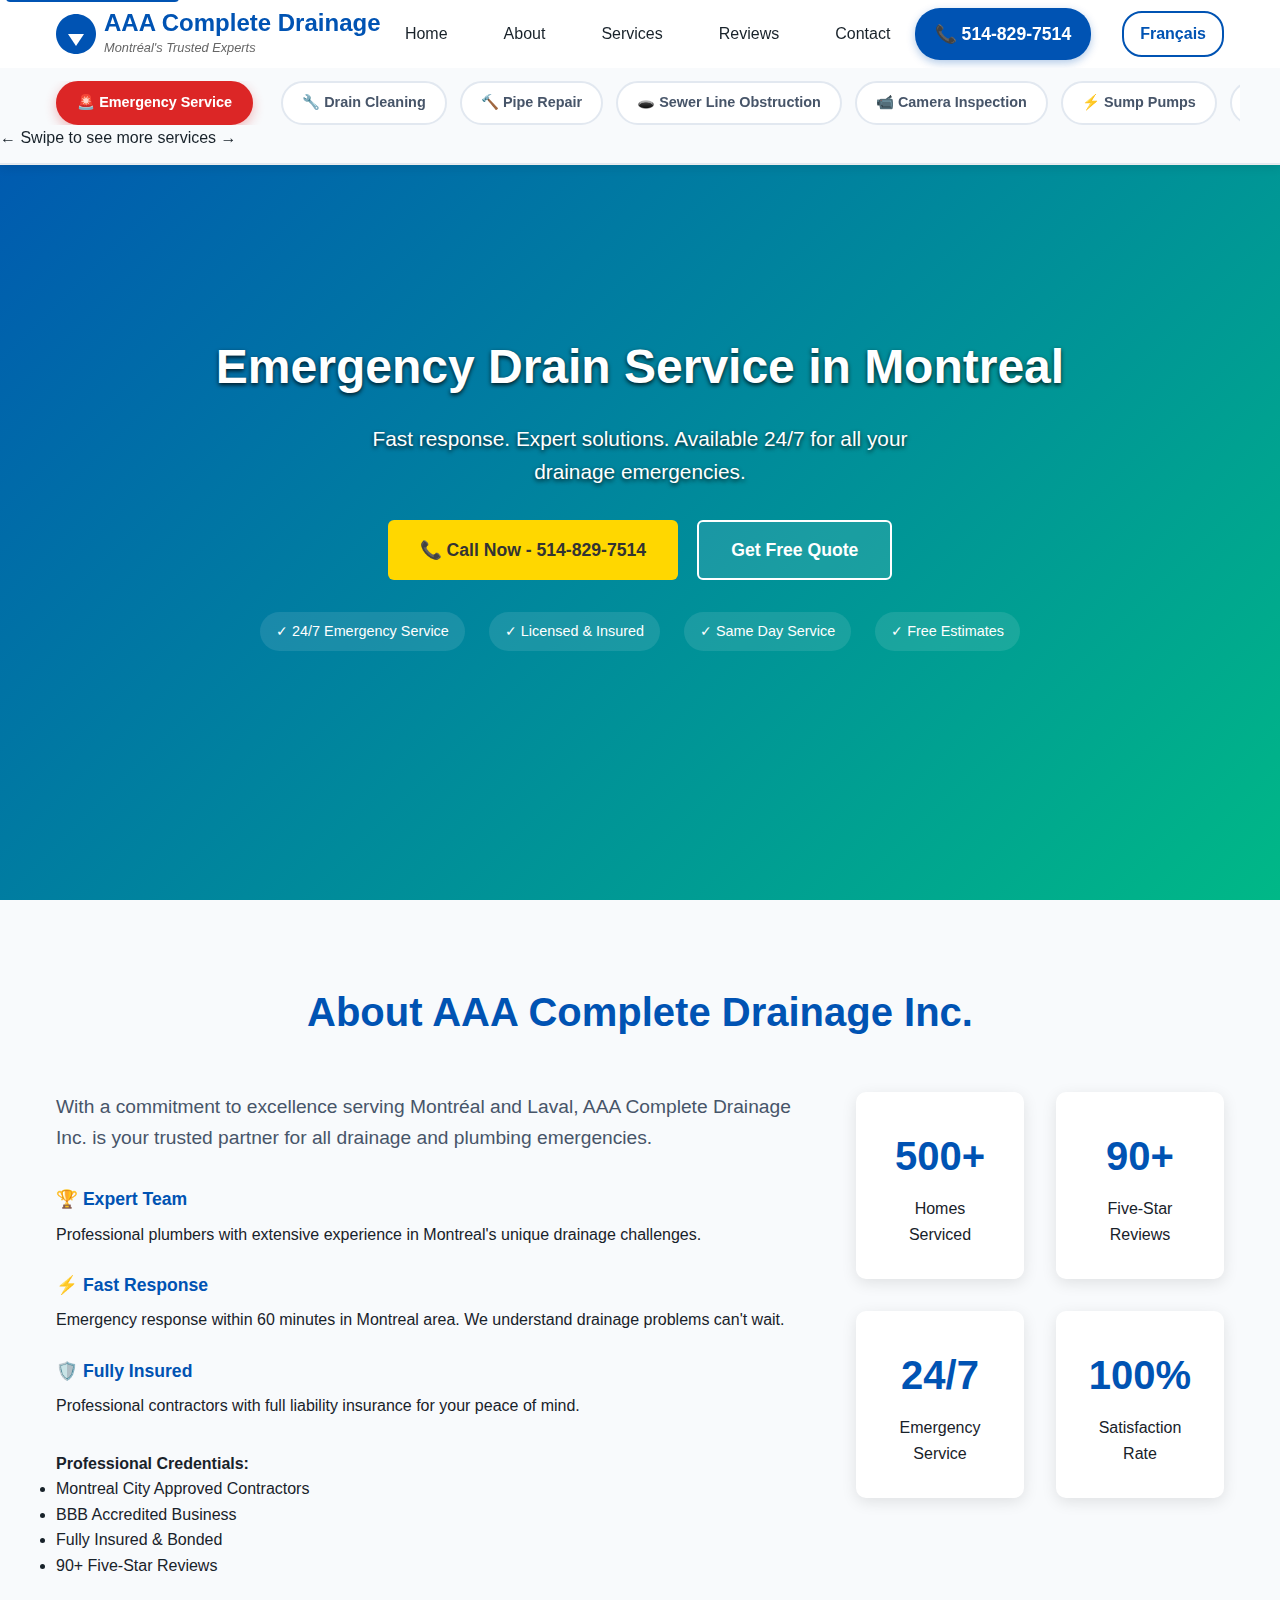
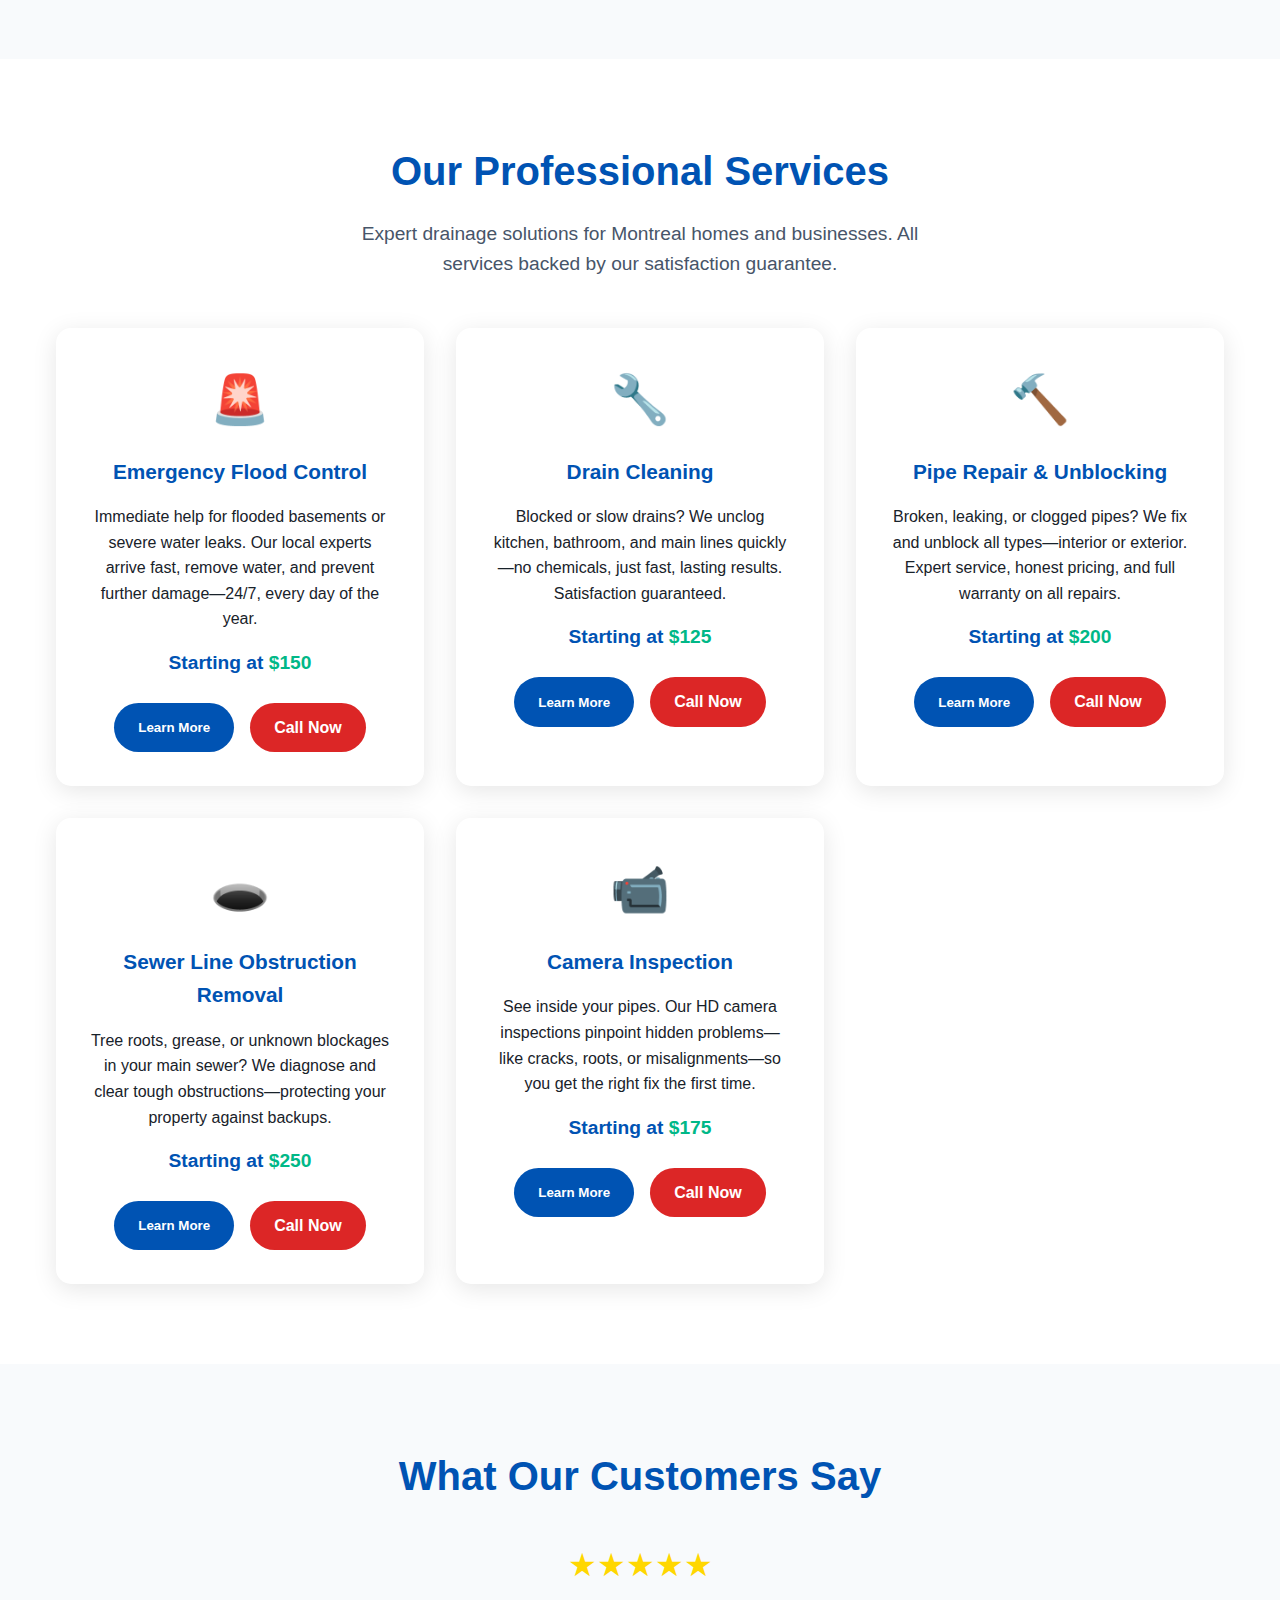
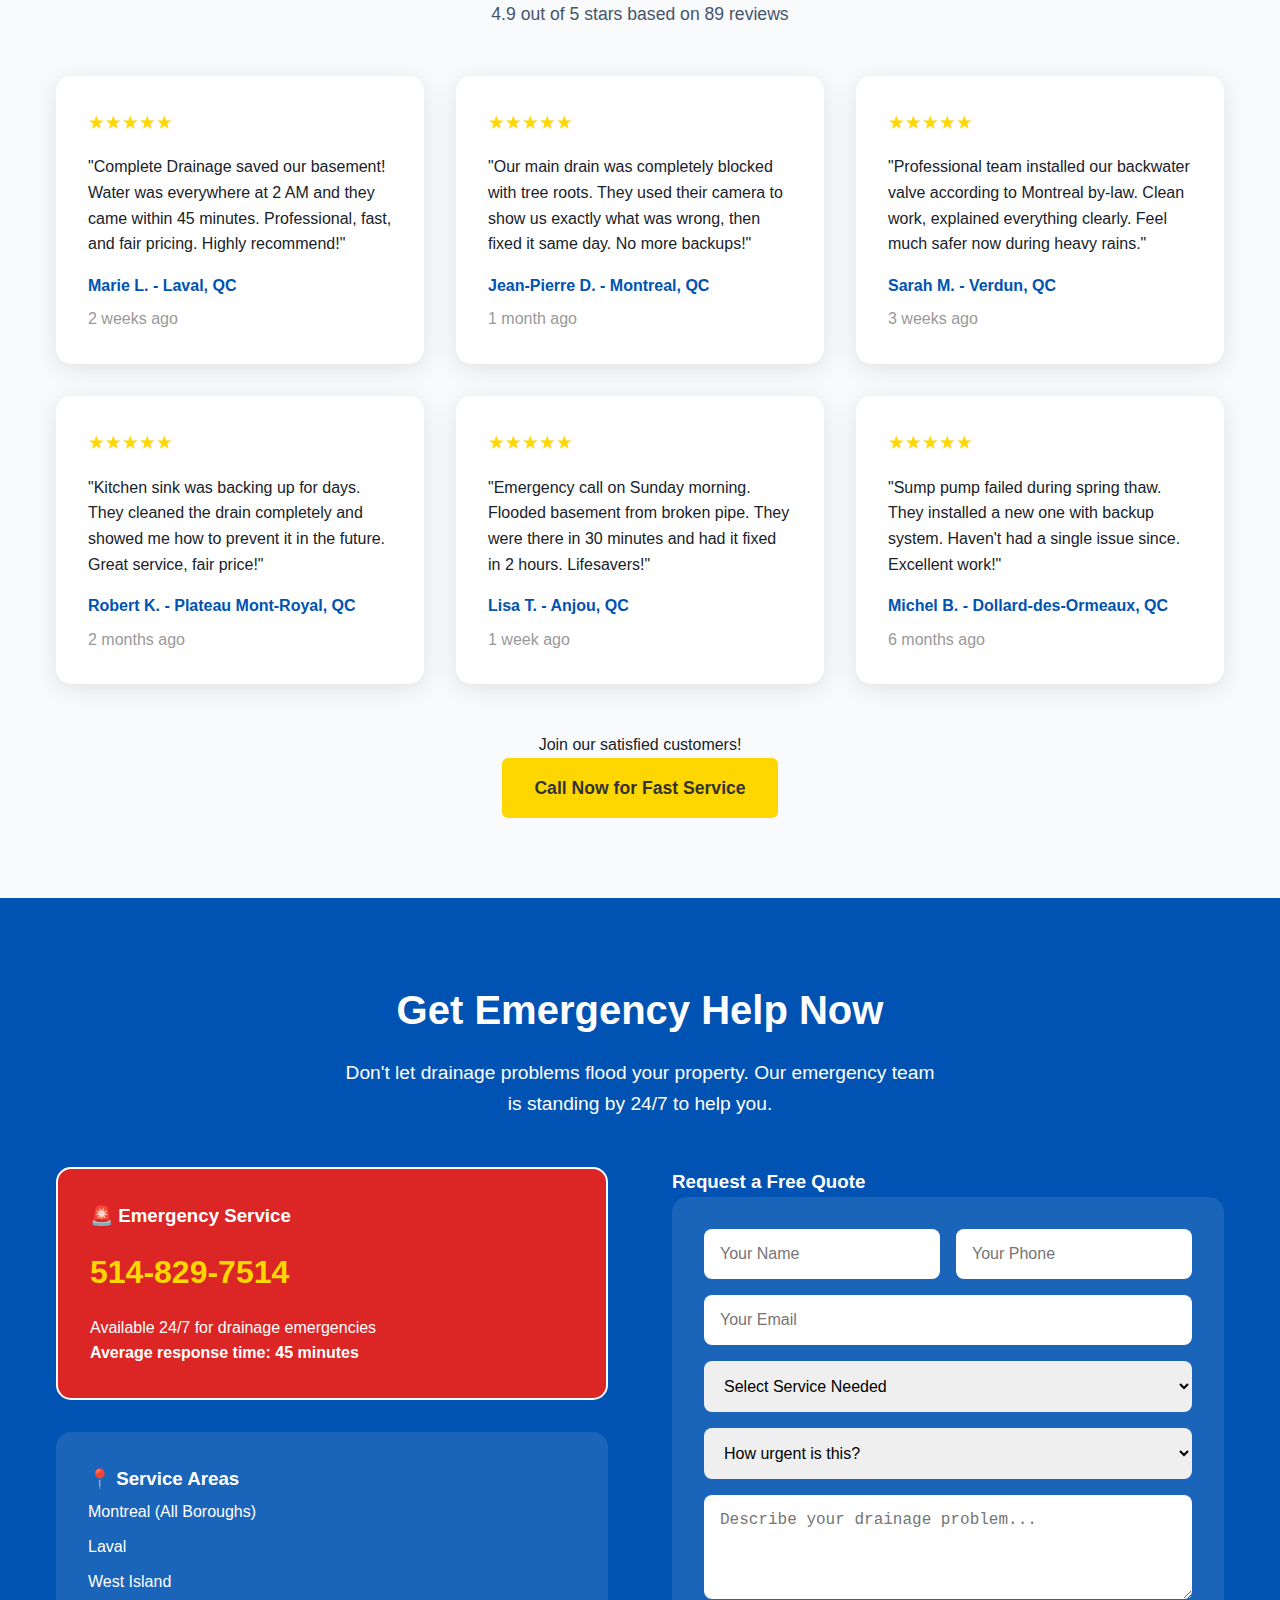
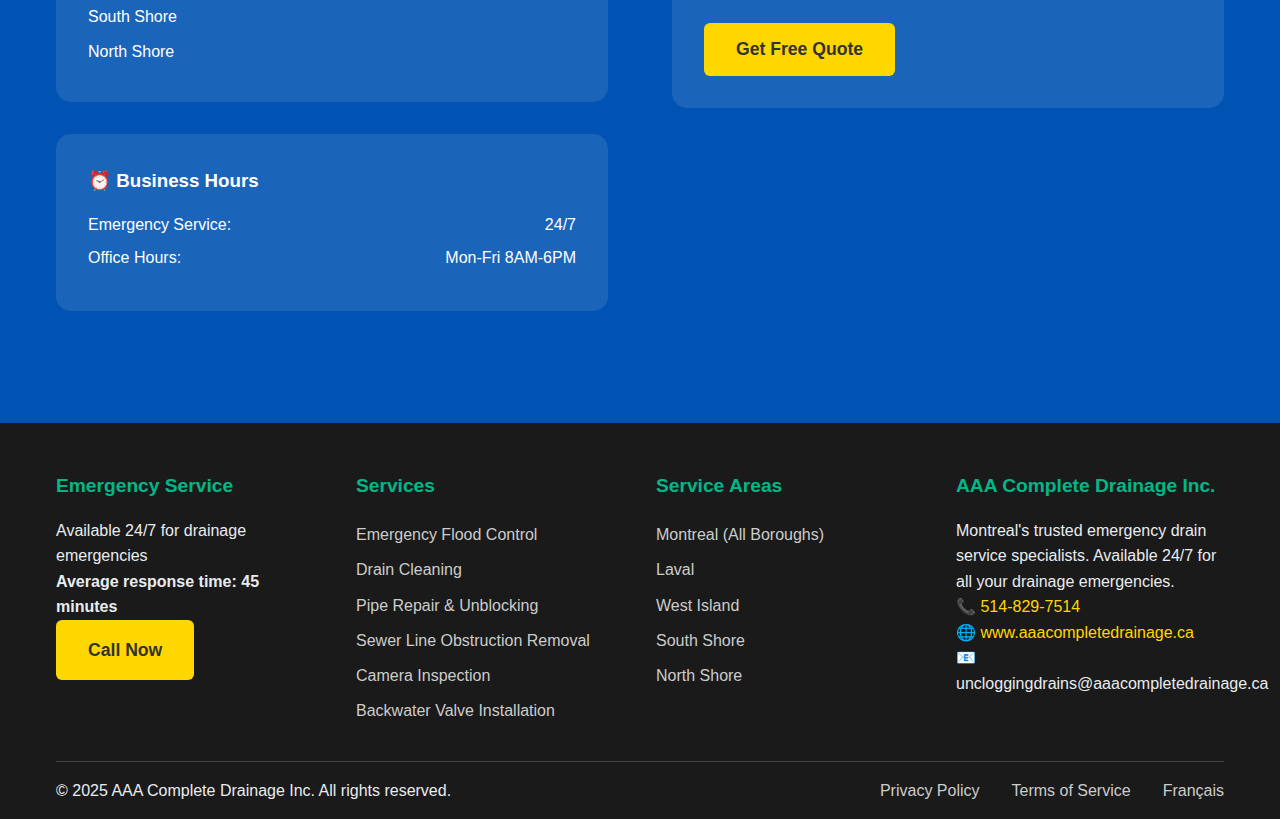
<file: index.html>
<!DOCTYPE html>
<html lang="en-CA">
<head>
    <meta charset="UTF-8">
    <meta name="viewport" content="width=device-width, initial-scale=1.0, maximum-scale=5.0, user-scalable=yes">
    <title>Emergency Drain Service Montréal | AAA Complete Drainage Inc. | 24/7 Fast Response</title>
    <meta name="description" content="Emergency drain service Montréal - AAA Complete Drainage Inc. Expert drain cleaning, pipe repair & flood control. 24/7 availability. Call 514-829-7514 for rapid response.">
    
    <!-- SEO Meta Tags -->
    <meta name="keywords" content="emergency drain service Montréal, emergency drain service Montreal, drain cleaning Montréal, AAA Complete Drainage, emergency plumber Montreal, sewer repair, backwater valve installation, flood control Montreal, pipe repair Laval">
    <meta name="author" content="AAA Complete Drainage Inc.">
    <meta name="robots" content="index, follow">
    <meta name="googlebot" content="index, follow">
    <meta name="theme-color" content="#0053b3">
    <meta name="msapplication-TileColor" content="#0053b3">
    <meta name="application-name" content="AAA Complete Drainage Inc.">
    
    <!-- Canonical URL -->
    <link rel="canonical" href="https://www.aaacompletedrainage.ca/">
    
    <!-- Critical Resource Preloads for Performance -->
    <link rel="preload" href="critical.css" as="style" fetchpriority="high">
    <link rel="preload" href="style-ultra-min.css" as="style" fetchpriority="low">
    <link rel="preload" href="script-original.js" as="script" fetchpriority="low">
    
    <!-- Load critical CSS immediately -->
    <link rel="stylesheet" href="critical.css" fetchpriority="high">
    
    <!-- Load full CSS asynchronously -->
    <link rel="preload" href="style-ultra-min.css" as="style" onload="this.onload=null;this.rel='stylesheet'">
    <noscript><link rel="stylesheet" href="style-ultra-min.css"></noscript>
    
    <!-- DNS Prefetch for external domains -->
    <link rel="dns-prefetch" href="//fonts.gstatic.com">
    <link rel="dns-prefetch" href="//www.google.com">
    <link rel="dns-prefetch" href="//schema.org">
    
    <!-- Preconnect to critical third parties -->
    <link rel="preconnect" href="https://fonts.gstatic.com" crossorigin>
    
    <!-- Prefetch likely next pages -->
    <link rel="prefetch" href="fr/">
    <link rel="prefetch" href="script-original.js">
    
    <!-- Resource hints for better performance -->
    <meta http-equiv="x-dns-prefetch-control" content="on">
    
    <!-- Hreflang for language targeting -->
    <link rel="alternate" hreflang="en-ca" href="https://www.aaacompletedrainage.ca/">
    <link rel="alternate" hreflang="fr-ca" href="https://www.aaacompletedrainage.ca/fr/">
    
    <!-- Open Graph for Social Media -->
    <meta property="og:title" content="Emergency Drain Service Montréal | AAA Complete Drainage Inc.">
    <meta property="og:description" content="Emergency drain service Montréal - 24/7 expert solutions by AAA Complete Drainage Inc. Fast response, professional service. Call 514-829-7514 now!">
    <meta property="og:type" content="website">
    <meta property="og:url" content="https://www.aaacompletedrainage.ca/">
    <meta property="og:image" content="https://www.aaacompletedrainage.ca/images/emergency-drain-service-montreal.jpg">
    <meta property="og:locale" content="en_CA">
    
    <!-- Twitter Card -->
    <meta name="twitter:card" content="summary_large_image">
    <meta name="twitter:title" content="Emergency Drain Service Montréal | AAA Complete Drainage Inc.">
    <meta name="twitter:description" content="Emergency drain service Montréal - 24/7 expert solutions by AAA Complete Drainage Inc. Fast response, professional service. Call 514-829-7514 now!">
    <meta name="twitter:image" content="https://www.aaacompletedrainage.ca/images/emergency-drain-service-montreal.jpg">
    
    <!-- LocalBusiness Schema Markup -->
    <script type="application/ld+json">
    {
      "@context": "https://schema.org",
      "@type": "LocalBusiness",
      "@id": "https://www.aaacompletedrainage.ca/#business",
      "name": "AAA Complete Drainage Inc.",
      "alternateName": "AAA Complete Drainage",
      "description": "Professional emergency drain cleaning and plumbing services in Montréal and Laval. Available 24/7 for all drainage emergencies.",
      "url": "https://www.aaacompletedrainage.ca",
      "telephone": "+15148297514",
      "email": "uncloggingdrains@aaacompletedrainage.ca",
      "address": {
        "@type": "PostalAddress",
        "addressLocality": "Montreal",
        "addressRegion": "Quebec",
        "addressCountry": "CA"
      },
      "geo": {
        "@type": "GeoCoordinates",
        "latitude": 45.5017,
        "longitude": -73.5673
      },
      "areaServed": [
        {
          "@type": "City",
          "name": "Montréal",
          "addressRegion": "Quebec",
          "addressCountry": "CA"
        },
        {
          "@type": "City", 
          "name": "Laval",
          "addressRegion": "Quebec",
          "addressCountry": "CA"
        }
      ],
      "serviceType": ["Emergency Drain Cleaning", "Pipe Repair", "Sewer Line Obstruction Removal", "Backwater Valve Installation", "Camera Inspection", "Flood Control"],
      "priceRange": "$450-$1000",
      "openingHours": "Mo-Su 00:00-23:59",
      "paymentAccepted": ["Cash", "Credit Card", "Debit Card"],
      "currenciesAccepted": "CAD",
      "aggregateRating": {
        "@type": "AggregateRating",
        "ratingValue": "4.9",
        "reviewCount": "90",
        "bestRating": "5",
        "worstRating": "1"
      }
    }
    </script>
    
    <!-- Critical CSS inlined for fastest render -->
    <style>
    /* Critical Reset and Base Styles */
    *{margin:0;padding:0;box-sizing:border-box}
    body{font-family:'Segoe UI',-apple-system,BlinkMacSystemFont,'Roboto','Helvetica Neue',Arial,sans-serif;font-size:16px;line-height:1.6;color:#18222a;overflow-x:hidden}
    
    /* Critical Header Styles */
    header{background:#fff;border-bottom:1px solid #ececec;position:fixed;width:100%;top:0;z-index:1000;box-shadow:0 2px 10px rgba(0,0,0,0.1)}
    .header-container{display:flex;align-items:center;justify-content:space-between;max-width:1200px;margin:0 auto;padding:0.5rem 1rem;width:100%;box-sizing:border-box}
    .header-right{display:flex;align-items:center;gap:1rem;flex-shrink:0}
    .logo .logo-container{display:flex;align-items:center;gap:0.5rem}
    .logo .logo-text{display:flex;flex-direction:column}
    .logo .company-name{font-size:1.5rem;font-weight:bold;color:#0053b3;line-height:1.2}
    .logo .tagline{font-size:0.8rem;color:#666;font-style:italic}
    .nav-links{display:flex;list-style:none;gap:2rem}
    .nav-links a{color:#18222a;text-decoration:none;font-weight:500;font-size:1rem;padding:0.5rem 0.75rem;border-radius:6px;transition:background 0.2s}
    .nav-links a:hover{background:#f0f4fa}
    .phone-header{background:#0053b3;color:white;font-size:1.1rem;font-weight:700;text-decoration:none;padding:0.75rem 1.25rem;border:none;border-radius:25px;transition:all 0.3s ease;box-shadow:0 3px 8px rgba(0,83,179,0.3);display:inline-flex;align-items:center;gap:0.5rem;white-space:nowrap;min-height:44px;min-width:44px}
    .phone-header:hover{background:#003d8a;transform:translateY(-1px);box-shadow:0 5px 12px rgba(0,83,179,0.4)}
    .language-switcher{color:#0053b3;text-decoration:none;font-weight:600;padding:8px 16px;border-radius:20px;border:2px solid #0053b3;transition:all 0.3s ease;margin-left:15px}
    .language-switcher:hover{background:#0053b3;color:white}
    
    /* Critical Services Bar */
    .services-scrollbar{background:#f8fafc;border-bottom:1px solid #e2e8f0;padding:0.8rem 0;position:relative}
    .services-scroll-container{display:flex;gap:0.8rem;padding:0 1rem;overflow-x:auto;scroll-behavior:smooth;scrollbar-width:none;-ms-overflow-style:none;max-width:1200px;margin:0 auto}
    .service-pill{flex-shrink:0;background:white;border:2px solid #e2e8f0;color:#475569;padding:0.6rem 1.2rem;border-radius:50px;font-size:0.9rem;font-weight:600;cursor:pointer;transition:all 0.3s ease;white-space:nowrap;text-decoration:none;min-height:44px;min-width:44px}
    .service-pill.emergency-service{background:#dc2626;color:white;border-color:#dc2626;font-weight:700;box-shadow:0 4px 12px rgba(220,38,38,0.3);margin-right:15px;flex-shrink:0}
    
    /* Critical Hero Styles */
    .hero{background:linear-gradient(135deg,#0053b3 0%,#00b887 100%);color:white;padding:160px 2rem 80px;text-align:center;min-height:100vh;display:flex;align-items:center;justify-content:center}
    .hero-content h1{font-size:3rem;margin-bottom:1rem;color:#ffffff;text-shadow:0 2px 4px rgba(0,0,0,0.8)}
    .hero-content p{font-size:1.3rem;margin-bottom:2rem;max-width:600px;margin-left:auto;margin-right:auto;color:#ffffff;text-shadow:0 2px 4px rgba(0,0,0,0.8)}
    .hero-buttons{display:flex;gap:1.2rem;justify-content:center;flex-wrap:wrap;margin-bottom:2rem}
    .btn-primary{background:#ffd700;color:#333;padding:1rem 2rem;border-radius:6px;font-size:1.1rem;font-weight:700;border:none;cursor:pointer;transition:all 0.3s ease;text-decoration:none;display:inline-block;min-height:44px;min-width:44px}
    .btn-secondary{background:rgba(255,255,255,0.1);color:white;border:2px solid white;padding:1rem 2rem;border-radius:6px;font-size:1.1rem;font-weight:700;cursor:pointer;transition:all 0.3s ease;text-decoration:none;display:inline-block;min-height:44px;min-width:44px}
    .hero-features{display:flex;gap:1.5rem;justify-content:center;flex-wrap:wrap}
    .feature{background:rgba(255,255,255,0.1);padding:0.5rem 1rem;border-radius:20px;font-size:0.9rem;font-weight:500}
    
    /* Skip Link */
    .skip-link{position:absolute;top:-40px;left:6px;background:#0053b3;color:white;padding:8px;z-index:10000;text-decoration:none;border-radius:0 0 4px 4px;font-weight:bold;transition:top 0.3s ease}
    .skip-link:focus{top:0}
    
    /* Focus Accessibility */
    a:focus,button:focus,input:focus,select:focus,textarea:focus{outline:3px solid #0053b3;outline-offset:2px;box-shadow:0 0 0 2px rgba(0,83,179,0.2)}
    
    /* Container */
    .container{max-width:1200px;margin:0 auto;padding:0 1rem;width:100%;box-sizing:border-box}
    
    /* Critical Mobile Styles */
    @media (max-width:768px){
        .header-container{padding:0.5rem;flex-wrap:wrap}
        .nav-links{display:none}
        .hero{padding:120px 1rem 60px;min-height:80vh}
        .hero-content h1{font-size:2rem}
        .hero-content p{font-size:1.1rem}
        .hero-buttons{flex-direction:column;align-items:center}
        .btn-primary,.btn-secondary{width:100%;max-width:300px}
        .services-scroll-container{padding:0 0.5rem}
        .service-pill{padding:0.5rem 1rem;font-size:0.8rem}
    }
    
    /* Prevent layout shift */
    img{height:auto;max-width:100%}
    .logo img,.logo svg{width:40px;height:40px}
    
    /* Footer contact links - override yellow color */
    .footer-section p a{color:#e9ecef !important;text-decoration:none}
    .footer-section p a:hover{color:#00b887 !important;text-decoration:underline}
    
    /* Footer section links - phone and website in yellow */
    .footer-section p a[href^="tel:"]{color:#ffd700 !important;text-decoration:none}
    .footer-section p a[href^="https:"]{color:#ffd700 !important;text-decoration:none}
    .footer-section p a[href^="tel:"]:hover{color:#ffed4e !important;text-decoration:underline}
    .footer-section p a[href^="https:"]:hover{color:#ffed4e !important;text-decoration:underline}
    </style>
    
    <!-- Critical CSS will be loaded via preload above -->
</head>
<body>
    <!-- Cookie Consent Banner - English -->
    <div id="cookieConsentBanner-en" class="cookie-banner" style="display: none;" role="dialog" aria-labelledby="cookie-banner-title-en" aria-describedby="cookie-banner-description-en">
        <div class="cookie-banner-content">
            <div class="cookie-banner-text">
                <h3 id="cookie-banner-title-en">🍪 We Use Cookies</h3>
                <p id="cookie-banner-description-en">We use cookies to improve your experience, analyze site traffic, and provide personalized content. By continuing to use our site, you consent to our use of cookies.</p>
            </div>
            <div class="cookie-banner-buttons">
                <button id="cookieAcceptAll-en" class="btn-cookie-accept" aria-label="Accept all cookies">Accept All</button>
                <button id="cookieDecline-en" class="btn-cookie-decline" aria-label="Decline non-essential cookies">Decline</button>
                <button id="cookieSettings-en" class="btn-cookie-settings" aria-label="Customize cookie settings">Settings</button>
            </div>
        </div>
    </div>

    <!-- Skip Link for Accessibility -->
    <a href="#main-content" class="skip-link">Skip to main content</a>
    
    <header>
        <div class="header-container">
            <div class="logo">
                <div class="logo-container">
                    <!-- Inline SVG for instant loading - no HTTP request -->
                    <svg width="40" height="40" viewBox="0 0 40 40" fill="none" xmlns="http://www.w3.org/2000/svg" aria-label="AAA Complete Drainage Inc. Logo">
                        <path d="M20 40C31.0457 40 40 31.0457 40 20C40 8.9543 31.0457 0 20 0C8.9543 0 0 8.9543 0 20C0 31.0457 8.9543 40 20 40Z" fill="#0053b3"/>
                        <path d="M20 32L12 20H28L20 32Z" fill="white"/>
                    </svg>
                    <div class="logo-text">
                        <span class="company-name">AAA Complete Drainage</span>
                        <span class="tagline">Montréal's Trusted Experts</span>
                    </div>
                </div>
            </div>
            <nav role="navigation" aria-label="Main navigation">
                <ul class="nav-links">
                    <li><a href="#home" aria-label="Go to Home section">Home</a></li>
                    <li><a href="#about" aria-label="Go to About section">About</a></li>
                    <li><a href="#services" aria-label="Go to Services section">Services</a></li>
                    <li><a href="#reviews" aria-label="Go to Reviews section">Reviews</a></li>
                    <li><a href="#contact" aria-label="Go to Contact section">Contact</a></li>
                </ul>
                <button class="mobile-menu-toggle" aria-label="Toggle mobile menu" style="display: none;">
                    <span></span>
                    <span></span>
                    <span></span>
                </button>
            </nav>
            <div class="header-right">
                <a class="phone-header" href="tel:5148297514" aria-label="Call emergency number 514-829-7514">📞 514-829-7514</a>
                <a href="fr/" class="language-switcher" aria-label="Switch to French">Français</a>
            </div>
        </div>
        
        <!-- Horizontal Scrollable Services Bar -->
        <div class="services-scrollbar" role="region" aria-label="Quick service selection">
            <div class="services-scroll-container" id="servicesScrollContainer" role="tablist" aria-label="Service categories">
                <!-- Emergency Service (Always visible and prominent) -->
                <button class="service-pill emergency-service" data-service="emergency" role="tab" aria-label="Emergency Service - Click for details">
                    <span aria-hidden="true">🚨</span> Emergency Service
                </button>
                
                <button class="service-pill" data-service="drain-cleaning" role="tab" aria-label="Drain Cleaning - Click for details">
                    <span aria-hidden="true">🔧</span> Drain Cleaning
                </button>
                <button class="service-pill" data-service="pipe-repair" role="tab" aria-label="Pipe Repair - Click for details">
                    <span aria-hidden="true">🔨</span> Pipe Repair
                </button>
                <button class="service-pill" data-service="sewer-obstruction" role="tab" aria-label="Sewer Line Obstruction - Click for details">
                    <span aria-hidden="true">🕳️</span> Sewer Line Obstruction
                </button>
                <button class="service-pill" data-service="camera-inspection" role="tab" aria-label="Camera Inspection - Click for details">
                    <span aria-hidden="true">📹</span> Camera Inspection
                </button>
                <button class="service-pill" data-service="sump-pumps" role="tab" aria-label="Sump Pumps - Click for details">
                    <span aria-hidden="true">⚡</span> Sump Pumps
                </button>
                <button class="service-pill" data-service="flood-control" role="tab" aria-label="Flood Control - Click for details">
                    <span aria-hidden="true">🌊</span> Flood Control
                </button>
            </div>
            <div class="scroll-hint" aria-label="Scroll horizontally to see more services">← Swipe to see more services →</div>
        </div>
    </header>

    <main id="main-content" role="main">
        <!-- HERO SECTION -->
        <section id="home" class="hero">
            <div class="hero-content">
                <h1>Emergency Drain Service in Montreal</h1>
                <p>Fast response. Expert solutions. Available 24/7 for all your drainage emergencies.</p>
                <div class="hero-buttons">
                    <a href="tel:5148297514" class="btn-primary" aria-label="Call emergency drain service Montréal now at 514-829-7514">📞 Call Now - 514-829-7514</a>
                    <button class="btn-secondary" onclick="scrollToSection('contact')" aria-label="Get free quote for emergency drain service Montréal">Get Free Quote</button>
                </div>
                <div class="hero-features">
                    <span class="feature">✓ 24/7 Emergency Service</span>
                    <span class="feature">✓ Licensed & Insured</span>
                    <span class="feature">✓ Same Day Service</span>
                    <span class="feature">✓ Free Estimates</span>
                </div>
            </div>
        </section>

        <!-- ABOUT SECTION -->
        <section id="about" class="about-section">
            <div class="container">
                <h2>About AAA Complete Drainage Inc.</h2>
                <div class="about-content">
                    <div class="about-text">
                        <p class="lead">With a commitment to excellence serving Montréal and Laval, AAA Complete Drainage Inc. is your trusted partner for all drainage and plumbing emergencies.</p>
                        
                        <div class="about-features">
                            <div class="about-feature">
                                <h4>🏆 Expert Team</h4>
                                <p>Professional plumbers with extensive experience in Montreal's unique drainage challenges.</p>
                            </div>
                            <div class="about-feature">
                                <h4>⚡ Fast Response</h4>
                                <p>Emergency response within 60 minutes in Montreal area. We understand drainage problems can't wait.</p>
                            </div>
                            <div class="about-feature">
                                <h4>🛡️ Fully Insured</h4>
                                <p>Professional contractors with full liability insurance for your peace of mind.</p>
                            </div>
                        </div>
                        
                        <div class="certifications">
                            <p><strong>Professional Credentials:</strong></p>
                            <ul>
                                <li>Montreal City Approved Contractors</li>
                                <li>BBB Accredited Business</li>
                                <li>Fully Insured & Bonded</li>
                                <li>90+ Five-Star Reviews</li>
                            </ul>
                        </div>
                    </div>
                    <div class="about-stats">
                        <div class="stat">
                            <h3>500+</h3>
                            <p>Homes Serviced</p>
                        </div>
                        <div class="stat">
                            <h3>90+</h3>
                            <p>Five-Star Reviews</p>
                        </div>
                        <div class="stat">
                            <h3>24/7</h3>
                            <p>Emergency Service</p>
                        </div>
                        <div class="stat">
                            <h3>100%</h3>
                            <p>Satisfaction Rate</p>
                        </div>
                    </div>
                </div>
            </div>
        </section>

        <!-- SERVICES SECTION -->
        <section id="services" class="services-section">
            <div class="container">
                <h2>Our Professional Services</h2>
                <p class="section-description">Expert drainage solutions for Montreal homes and businesses. All services backed by our satisfaction guarantee.</p>
                
                <div class="services-grid" role="list" aria-label="Available services">
                    <div class="service-card" data-service="emergency" role="listitem">
                        <div class="service-icon" aria-hidden="true">🚨</div>
                        <h3>Emergency Flood Control</h3>
                        <p>Immediate help for flooded basements or severe water leaks. Our local experts arrive fast, remove water, and prevent further damage—24/7, every day of the year.</p>
                        <div class="service-price">Starting at <span class="price">$150</span></div>
                        <div class="service-buttons">
                            <button class="btn-learn" onclick="showServiceDetails('emergency')" aria-label="Learn more about Emergency Flood Control service">Learn More</button>
                            <a href="tel:5148297514" class="btn-call" aria-label="Call now for Emergency Flood Control service">Call Now</a>
                        </div>
                    </div>

                    <div class="service-card" data-service="drain-cleaning" role="listitem">
                        <div class="service-icon" aria-hidden="true">🔧</div>
                        <h3>Drain Cleaning</h3>
                        <p>Blocked or slow drains? We unclog kitchen, bathroom, and main lines quickly—no chemicals, just fast, lasting results. Satisfaction guaranteed.</p>
                        <div class="service-price">Starting at <span class="price">$125</span></div>
                        <div class="service-buttons">
                            <button class="btn-learn" onclick="showServiceDetails('drain-cleaning')" aria-label="Learn more about Drain Cleaning service">Learn More</button>
                            <a href="tel:5148297514" class="btn-call" aria-label="Call now for Drain Cleaning service">Call Now</a>
                        </div>
                    </div>

                    <div class="service-card" data-service="pipe-repair" role="listitem">
                        <div class="service-icon" aria-hidden="true">🔨</div>
                        <h3>Pipe Repair & Unblocking</h3>
                        <p>Broken, leaking, or clogged pipes? We fix and unblock all types—interior or exterior. Expert service, honest pricing, and full warranty on all repairs.</p>
                        <div class="service-price">Starting at <span class="price">$200</span></div>
                        <div class="service-buttons">
                            <button class="btn-learn" onclick="showServiceDetails('pipe-repair')" aria-label="Learn more about Pipe Repair service">Learn More</button>
                            <a href="tel:5148297514" class="btn-call" aria-label="Call now for Pipe Repair service">Call Now</a>
                        </div>
                    </div>

                    <div class="service-card" data-service="sewer-obstruction" role="listitem">
                        <div class="service-icon" aria-hidden="true">🕳️</div>
                        <h3>Sewer Line Obstruction Removal</h3>
                        <p>Tree roots, grease, or unknown blockages in your main sewer? We diagnose and clear tough obstructions—protecting your property against backups.</p>
                        <div class="service-price">Starting at <span class="price">$250</span></div>
                        <div class="service-buttons">
                            <button class="btn-learn" onclick="showServiceDetails('sewer-obstruction')" aria-label="Learn more about Sewer Line Obstruction Removal service">Learn More</button>
                            <a href="tel:5148297514" class="btn-call" aria-label="Call now for Sewer Line Obstruction Removal service">Call Now</a>
                        </div>
                    </div>

                    <div class="service-card" data-service="camera-inspection" role="listitem">
                        <div class="service-icon" aria-hidden="true">📹</div>
                        <h3>Camera Inspection</h3>
                        <p>See inside your pipes. Our HD camera inspections pinpoint hidden problems—like cracks, roots, or misalignments—so you get the right fix the first time.</p>
                        <div class="service-price">Starting at <span class="price">$175</span></div>
                        <div class="service-buttons">
                            <button class="btn-learn" onclick="showServiceDetails('camera-inspection')" aria-label="Learn more about Camera Inspection service">Learn More</button>
                            <a href="tel:5148297514" class="btn-call" aria-label="Call now for Camera Inspection service">Call Now</a>
                        </div>
                    </div>
                </div>
            </div>
        </section>

        <!-- REVIEWS SECTION -->
        <section id="reviews" class="reviews-section">
            <div class="container">
                <h2>What Our Customers Say</h2>
                <div class="reviews-rating">
                    <div class="stars">★★★★★</div>
                    <span class="rating-text">4.9 out of 5 stars based on 89 reviews</span>
                </div>
                
                <div class="reviews-grid">
                    <div class="review-card">
                        <div class="review-stars">★★★★★</div>
                        <p>"Complete Drainage saved our basement! Water was everywhere at 2 AM and they came within 45 minutes. Professional, fast, and fair pricing. Highly recommend!"</p>
                        <div class="reviewer">
                            <strong>Marie L.</strong> - Laval, QC
                            <span class="review-date">2 weeks ago</span>
                        </div>
                    </div>

                    <div class="review-card">
                        <div class="review-stars">★★★★★</div>
                        <p>"Our main drain was completely blocked with tree roots. They used their camera to show us exactly what was wrong, then fixed it same day. No more backups!"</p>
                        <div class="reviewer">
                            <strong>Jean-Pierre D.</strong> - Montreal, QC
                            <span class="review-date">1 month ago</span>
                        </div>
                    </div>

                    <div class="review-card">
                        <div class="review-stars">★★★★★</div>
                        <p>"Professional team installed our backwater valve according to Montreal by-law. Clean work, explained everything clearly. Feel much safer now during heavy rains."</p>
                        <div class="reviewer">
                            <strong>Sarah M.</strong> - Verdun, QC
                            <span class="review-date">3 weeks ago</span>
                        </div>
                    </div>

                    <div class="review-card">
                        <div class="review-stars">★★★★★</div>
                        <p>"Kitchen sink was backing up for days. They cleaned the drain completely and showed me how to prevent it in the future. Great service, fair price!"</p>
                        <div class="reviewer">
                            <strong>Robert K.</strong> - Plateau Mont-Royal, QC
                            <span class="review-date">2 months ago</span>
                        </div>
                    </div>

                    <div class="review-card">
                        <div class="review-stars">★★★★★</div>
                        <p>"Emergency call on Sunday morning. Flooded basement from broken pipe. They were there in 30 minutes and had it fixed in 2 hours. Lifesavers!"</p>
                        <div class="reviewer">
                            <strong>Lisa T.</strong> - Anjou, QC
                            <span class="review-date">1 week ago</span>
                        </div>
                    </div>

                    <div class="review-card">
                        <div class="review-stars">★★★★★</div>
                        <p>"Sump pump failed during spring thaw. They installed a new one with backup system. Haven't had a single issue since. Excellent work!"</p>
                        <div class="reviewer">
                            <strong>Michel B.</strong> - Dollard-des-Ormeaux, QC
                            <span class="review-date">6 months ago</span>
                        </div>
                    </div>
                </div>

                <div class="reviews-cta">
                    <p>Join our satisfied customers!</p>
                    <a href="tel:5148297514" class="btn-primary">Call Now for Fast Service</a>
                </div>
            </div>
        </section>

        <!-- CONTACT SECTION -->
        <section id="contact" class="contact-section">
            <div class="container">
                <h2>Get Emergency Help Now</h2>
                <p class="contact-description">Don't let drainage problems flood your property. Our emergency team is standing by 24/7 to help you.</p>
                
                <div class="contact-grid">
                    <div class="contact-info">
                        <div class="contact-card emergency">
                            <h3>🚨 Emergency Service</h3>
                            <p class="phone-large"><a href="tel:5148297514">514-829-7514</a></p>
                            <p>Available 24/7 for drainage emergencies</p>
                            <p><strong>Average response time: 45 minutes</strong></p>
                        </div>
                        
                        <div class="contact-card">
                            <h3>📍 Service Areas</h3>
                            <ul class="service-areas">
                                <li>Montreal (All Boroughs)</li>
                                <li>Laval</li>
                                <li>West Island</li>
                                <li>South Shore</li>
                                <li>North Shore</li>
                            </ul>
                        </div>
                        
                        <div class="contact-card">
                            <h3>⏰ Business Hours</h3>
                            <div class="hours">
                                <div class="hour-line">
                                    <span>Emergency Service:</span>
                                    <span>24/7</span>
                                </div>
                                <div class="hour-line">
                                    <span>Office Hours:</span>
                                    <span>Mon-Fri 8AM-6PM</span>
                                </div>
                            </div>
                        </div>
                    </div>
                    
                    <div class="contact-form-wrapper">
                        <h3>Request a Free Quote</h3>
                        <form class="contact-form" id="quoteForm" role="form" aria-label="Quote request form">
                            <div class="form-row">
                                <input type="text" name="name" placeholder="Your Name" required aria-required="true">
                                <input type="tel" name="phone" placeholder="Your Phone" required aria-required="true">
                            </div>
                            <input type="email" name="email" placeholder="Your Email" required aria-required="true">
                            <select name="service" required aria-required="true">
                                <option value="">Select Service Needed</option>
                                <option value="emergency">Emergency Flood Control</option>
                                <option value="drain-cleaning">Drain Cleaning</option>
                                <option value="pipe-repair">Pipe Repair</option>
                                <option value="sewer-obstruction">Sewer Line Obstruction</option>
                                <option value="camera-inspection">Camera Inspection</option>
                            </select>
                            <select name="urgency" required aria-required="true">
                                <option value="">How urgent is this?</option>
                                <option value="emergency">Emergency - Need help now</option>
                                <option value="today">Same day service</option>
                                <option value="week">Within a week</option>
                                <option value="quote">Just need a quote</option>
                            </select>
                            <textarea name="message" placeholder="Describe your drainage problem..." rows="4"></textarea>
                            <button type="submit" class="btn-primary" aria-label="Submit quote request form">Get Free Quote</button>
                        </form>
                    </div>
                </div>
            </div>
        </section>
    </main>

    <footer>
        <div class="container">
            <div class="footer-content">
                <div class="footer-section">
                    <h4>Emergency Service</h4>
                    <p>Available 24/7 for drainage emergencies</p>
                    <p><strong>Average response time: 45 minutes</strong></p>
                    <a href="tel:5148297514" class="btn-primary">Call Now</a>
                </div>
                
                <div class="footer-section">
                    <h4>Services</h4>
                    <ul>
                        <li>Emergency Flood Control</li>
                        <li>Drain Cleaning</li>
                        <li>Pipe Repair & Unblocking</li>
                        <li>Sewer Line Obstruction Removal</li>
                        <li>Camera Inspection</li>
                        <li>Backwater Valve Installation</li>
                    </ul>
                </div>
                
                <div class="footer-section">
                    <h4>Service Areas</h4>
                    <ul>
                        <li>Montreal (All Boroughs)</li>
                        <li>Laval</li>
                        <li>West Island</li>
                        <li>South Shore</li>
                        <li>North Shore</li>
                    </ul>
                </div>
                
                <div class="footer-section">
                    <h4>AAA Complete Drainage Inc.</h4>
                    <p>Montreal's trusted emergency drain service specialists. Available 24/7 for all your drainage emergencies.</p>
                    <p>📞 <a href="tel:5148297514">514-829-7514</a></p>
                    <p>🌐 <a href="https://www.aaacompletedrainage.ca">www.aaacompletedrainage.ca</a></p>
                    <p>📧 <a href="mailto:uncloggingdrains@aaacompletedrainage.ca">uncloggingdrains@aaacompletedrainage.ca</a></p>
                </div>
            </div>
            
            <div class="footer-bottom">
                <p>&copy; 2025 AAA Complete Drainage Inc. All rights reserved.</p>
                <div class="footer-links">
                    <a href="/privacy">Privacy Policy</a>
                    <a href="/terms">Terms of Service</a>
                    <a href="fr/">Français</a>
                </div>
            </div>
        </div>
    </footer>

    <!-- Ultra-minimal critical script for immediate functionality -->
    <script>
        function scrollToSection(sectionId) {
            const el = document.getElementById(sectionId);
            if (el) el.scrollIntoView({ behavior: 'smooth' });
        }
        
        // Cookie consent handling for English
        document.addEventListener('DOMContentLoaded', function() {
            const cookieBanner = document.getElementById('cookieConsentBanner-en');
            const acceptBtn = document.getElementById('cookieAcceptAll-en');
            const declineBtn = document.getElementById('cookieDecline-en');
            
            // Check if user has already made a choice
            if (!localStorage.getItem('cookieConsent')) {
                setTimeout(() => cookieBanner.style.display = 'block', 1000);
            }
            
            acceptBtn.addEventListener('click', function() {
                localStorage.setItem('cookieConsent', 'accepted');
                cookieBanner.style.display = 'none';
            });
            
            declineBtn.addEventListener('click', function() {
                localStorage.setItem('cookieConsent', 'declined');
                cookieBanner.style.display = 'none';
            });
        });
        
        // Load full JavaScript asynchronously without blocking
        const script = document.createElement('script');
        script.src = 'script-original.js';
        script.async = true;
        document.head.appendChild(script);
    </script>
</body>
</html>
</file>
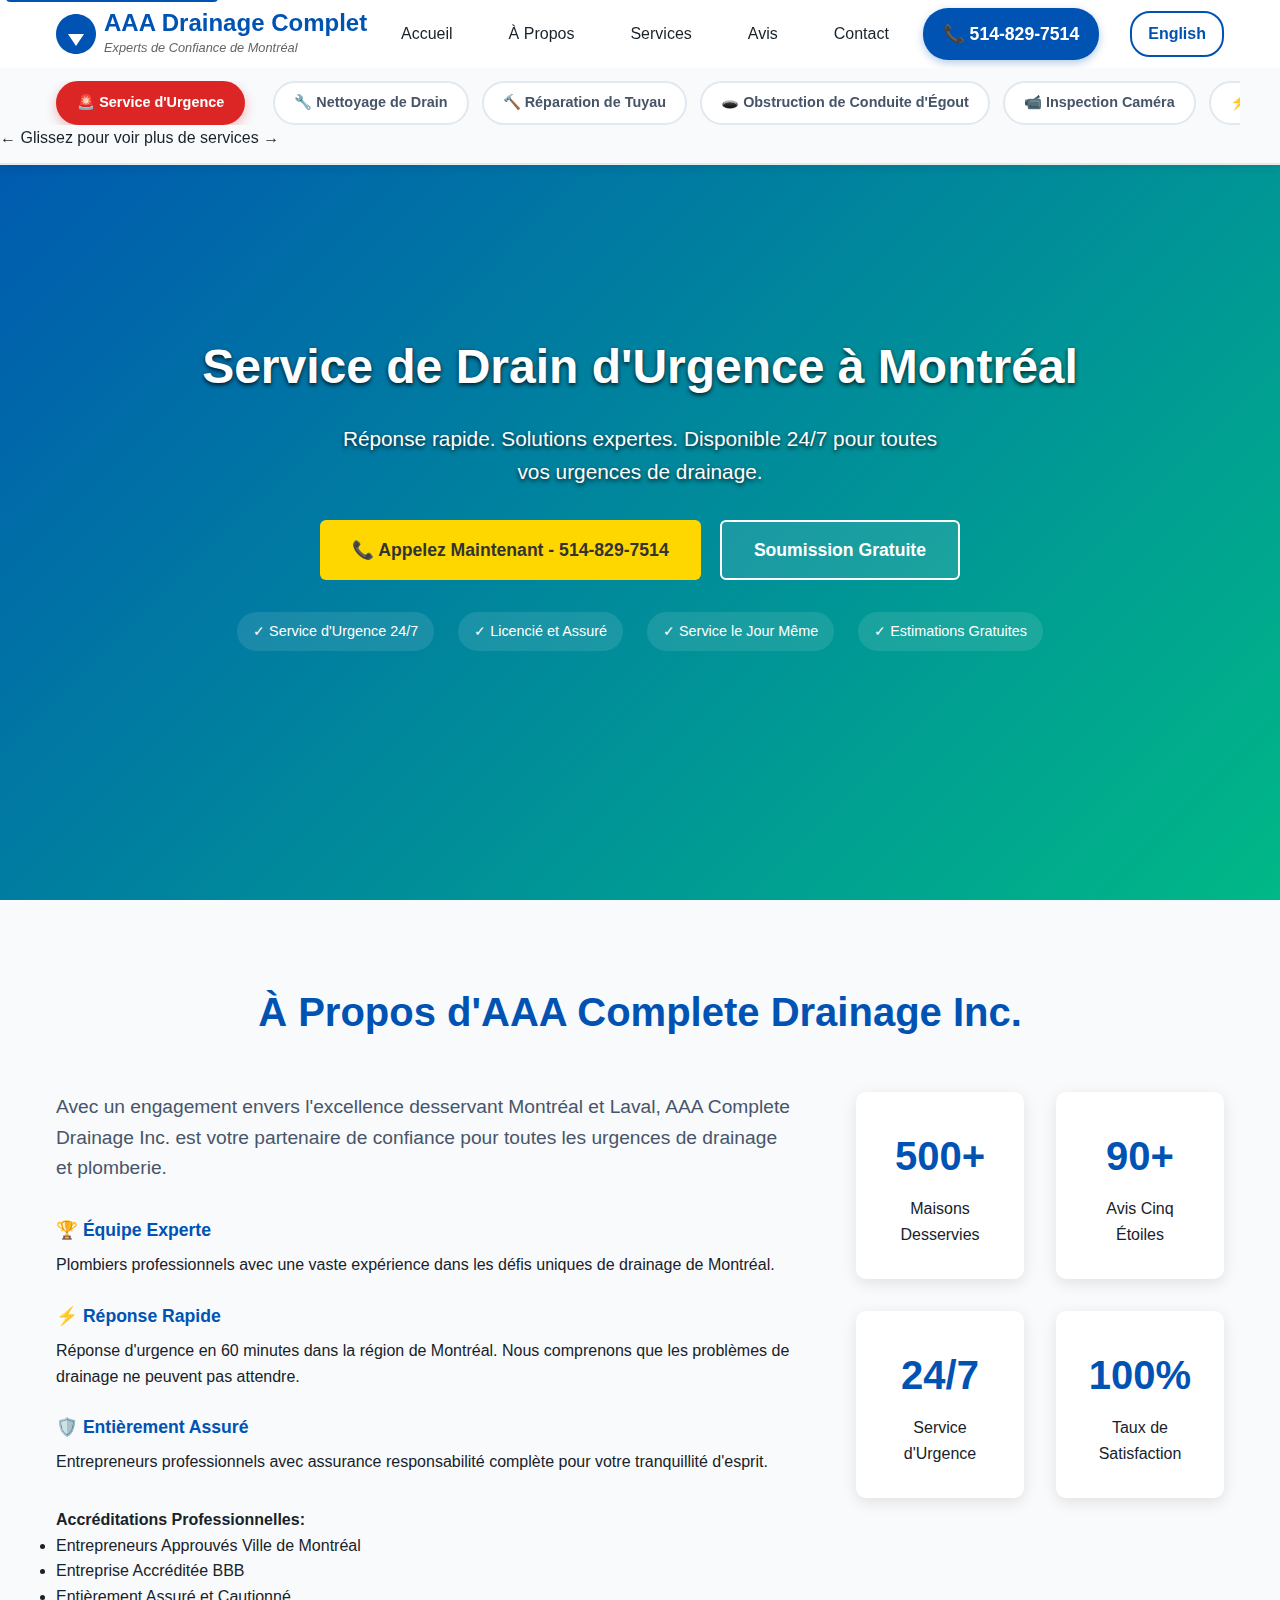
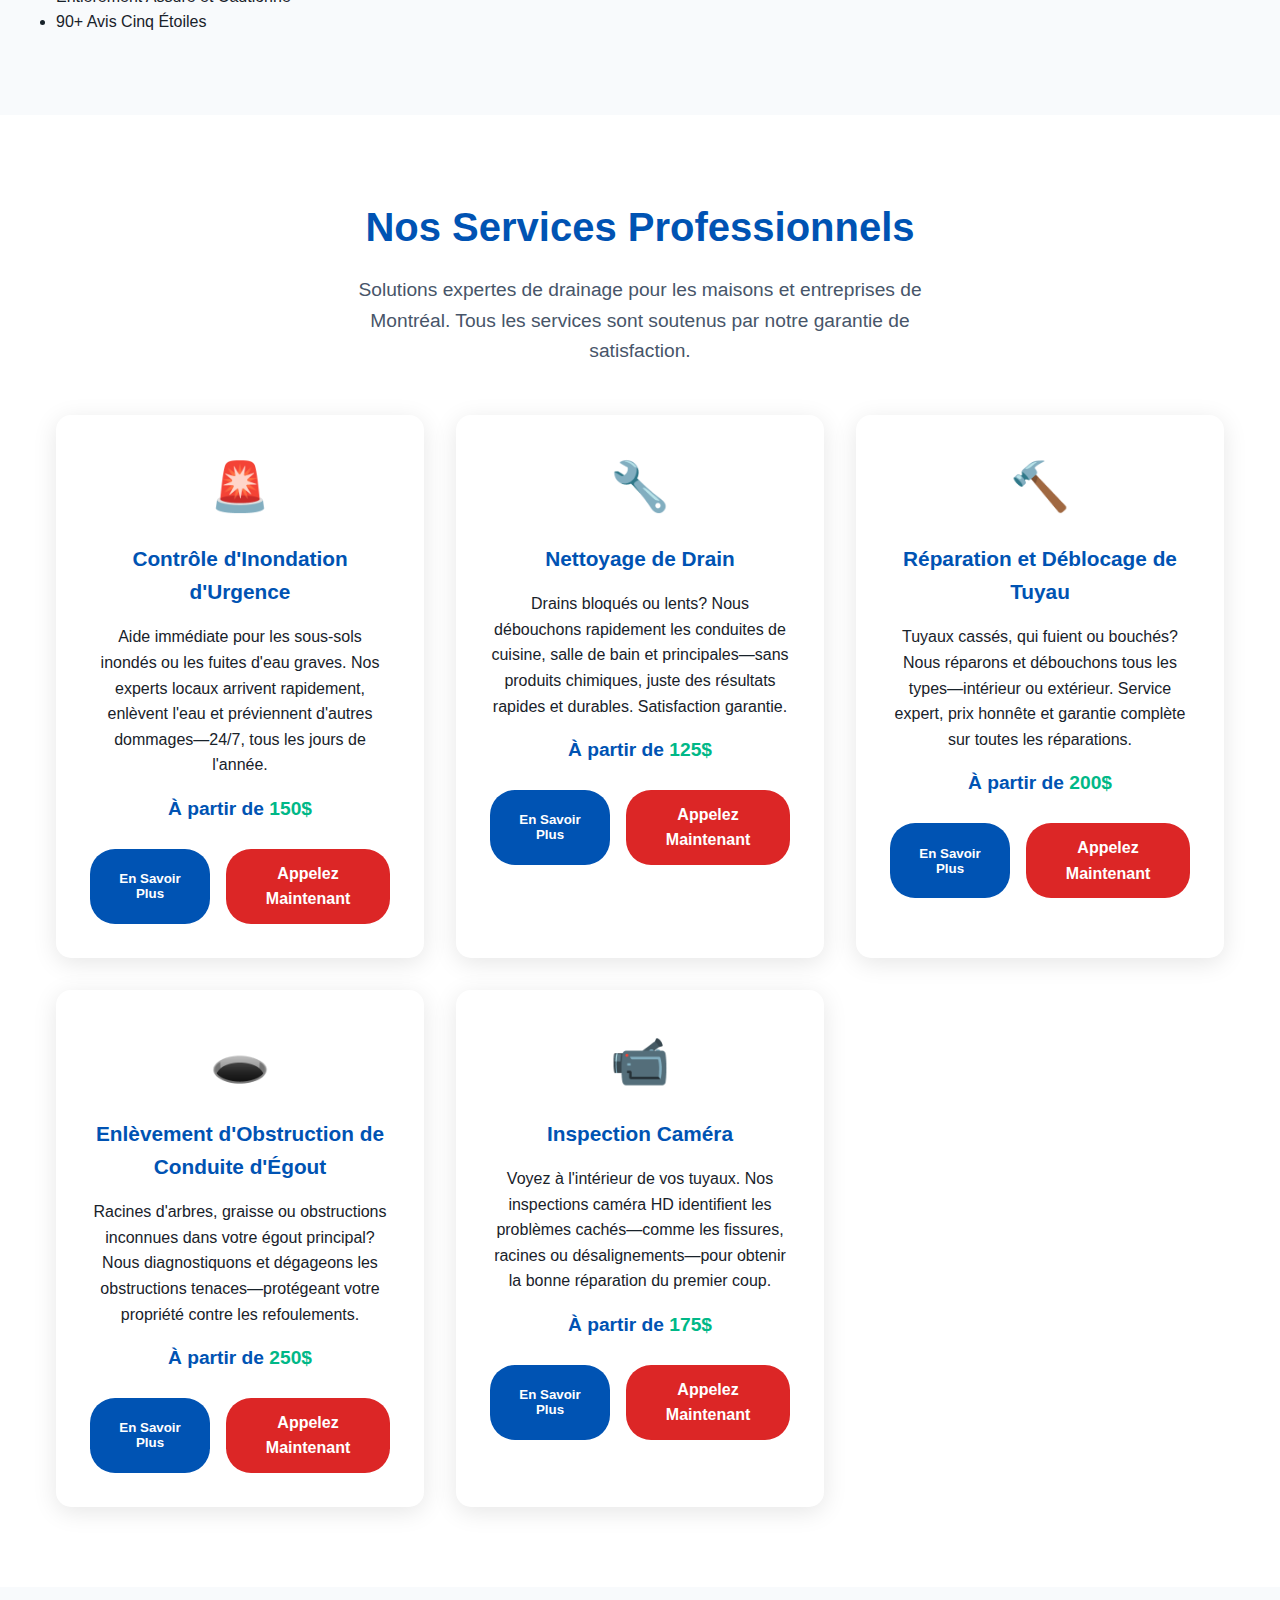
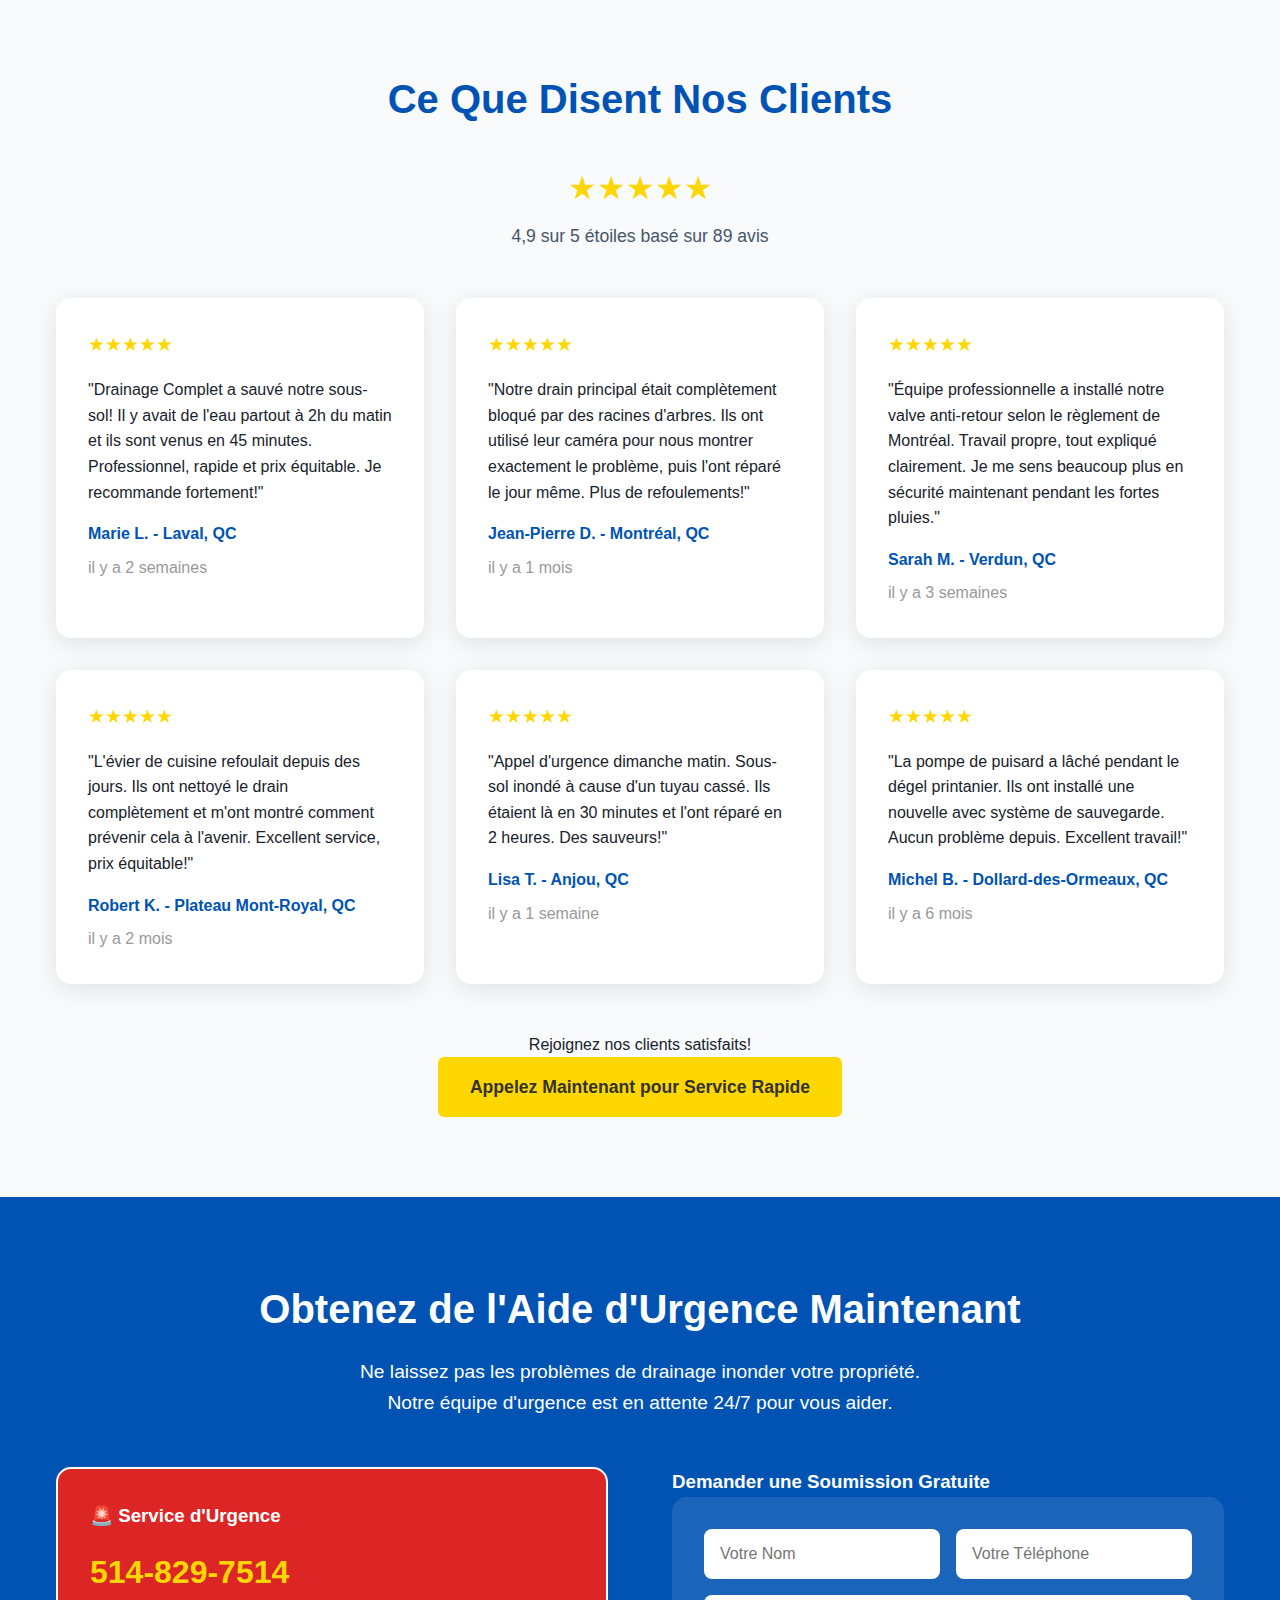
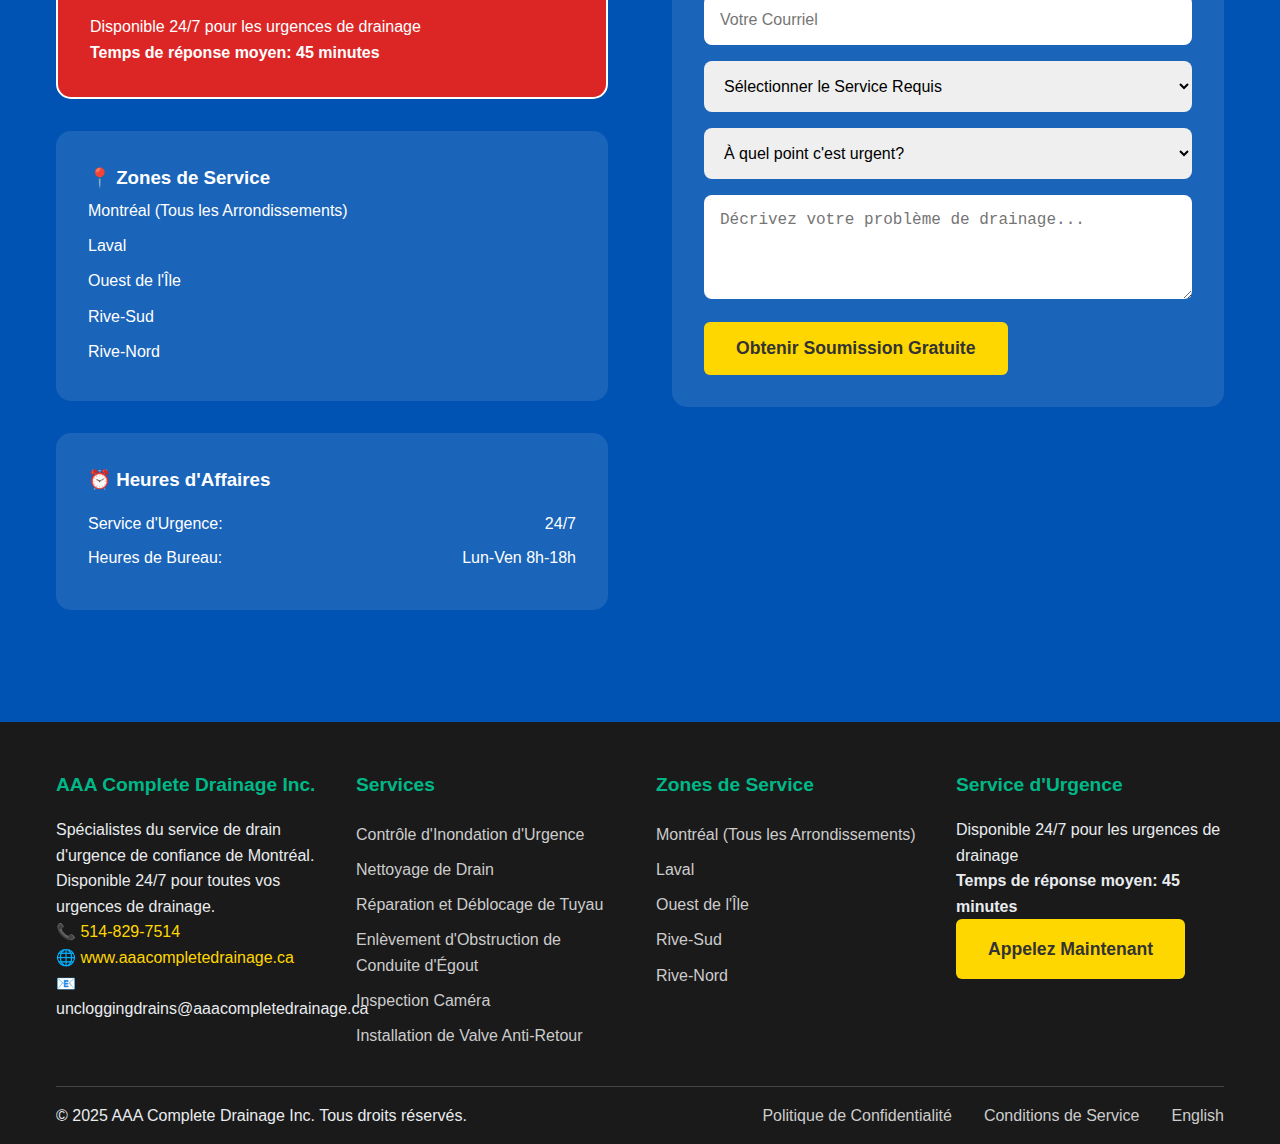
<file: fr/index.html>
<!DOCTYPE html>
<html lang="fr-CA">
<head>
    <meta charset="UTF-8">
    <meta name="viewport" content="width=device-width, initial-scale=1.0, viewport-fit=cover">
    <title>Service de Drain d'Urgence Montréal | AAA Complete Drainage Inc. | Réponse Rapide 24/7</title>
    <meta name="description" content="Service de drain d'urgence Montréal - AAA Complete Drainage Inc. Nettoyage de drain expert, réparation de tuyau et contrôle d'inondation. Disponibilité 24/7. Appelez 514-829-7514 pour réponse rapide.">
    
    <!-- SEO Meta Tags -->
    <meta name="keywords" content="service de drain d'urgence Montréal, nettoyage de drain Montréal, AAA Complete Drainage, plombier d'urgence Montréal, réparation d'égout, installation valve anti-retour, contrôle d'inondation Montréal, réparation de tuyau Laval">
    <meta name="author" content="AAA Complete Drainage Inc.">
    <meta name="robots" content="index, follow">
    <meta name="googlebot" content="index, follow">
    <meta name="theme-color" content="#0053b3">
    <meta name="msapplication-TileColor" content="#0053b3">
    <meta name="application-name" content="AAA Complete Drainage Inc.">
    
    <!-- Critical Resource Preloads for Performance -->
    <link rel="preload" href="../critical.css" as="style" fetchpriority="high">
    <link rel="preload" href="../style-ultra-min.css" as="style" fetchpriority="low">
    <link rel="preload" href="../script-original.js" as="script" fetchpriority="low">
    
    <!-- Load critical CSS immediately -->
    <link rel="stylesheet" href="../critical.css" fetchpriority="high">
    
    <!-- Load full CSS asynchronously -->
    <link rel="preload" href="../style-ultra-min.css" as="style" onload="this.onload=null;this.rel='stylesheet'">
    <noscript><link rel="stylesheet" href="../style-ultra-min.css"></noscript>
    
    <!-- DNS Prefetch for external domains -->
    <link rel="dns-prefetch" href="//fonts.gstatic.com">
    <link rel="dns-prefetch" href="//www.google.com">
    <link rel="dns-prefetch" href="//schema.org">
    
    <!-- Preconnect to critical third parties -->
    <link rel="preconnect" href="https://fonts.gstatic.com" crossorigin>
    
    <!-- Prefetch likely next pages -->
    <link rel="prefetch" href="../">
    <link rel="prefetch" href="../script-original.js">
    
    <!-- Resource hints for better performance -->
    <meta http-equiv="x-dns-prefetch-control" content="on">
    
    <!-- Critical CSS inlined for fastest render -->
    <style>
    /* Critical Reset and Base Styles */
    *{margin:0;padding:0;box-sizing:border-box}
    body{font-family:'Segoe UI',-apple-system,BlinkMacSystemFont,'Roboto','Helvetica Neue',Arial,sans-serif;font-size:16px;line-height:1.6;color:#18222a;overflow-x:hidden}
    
    /* Critical Header Styles */
    header{background:#fff;border-bottom:1px solid #ececec;position:fixed;width:100%;top:0;z-index:1000;box-shadow:0 2px 10px rgba(0,0,0,0.1)}
    .header-container{display:flex;align-items:center;justify-content:space-between;max-width:1200px;margin:0 auto;padding:0.5rem 1rem;width:100%;box-sizing:border-box}
    .header-right{display:flex;align-items:center;gap:1rem;flex-shrink:0}
    .logo .logo-container{display:flex;align-items:center;gap:0.5rem}
    .logo .logo-text{display:flex;flex-direction:column}
    .logo .company-name{font-size:1.5rem;font-weight:bold;color:#0053b3;line-height:1.2}
    .logo .tagline{font-size:0.8rem;color:#666;font-style:italic}
    .nav-links{display:flex;list-style:none;gap:2rem}
    .nav-links a{color:#18222a;text-decoration:none;font-weight:500;font-size:1rem;padding:0.5rem 0.75rem;border-radius:6px;transition:background 0.2s}
    .nav-links a:hover{background:#f0f4fa}
    .phone-header{background:#0053b3;color:white;font-size:1.1rem;font-weight:700;text-decoration:none;padding:0.75rem 1.25rem;border:none;border-radius:25px;transition:all 0.3s ease;box-shadow:0 3px 8px rgba(0,83,179,0.3);display:inline-flex;align-items:center;gap:0.5rem;white-space:nowrap;min-height:44px;min-width:44px}
    .phone-header:hover{background:#003d8a;transform:translateY(-1px);box-shadow:0 5px 12px rgba(0,83,179,0.4)}
    .language-switcher{color:#0053b3;text-decoration:none;font-weight:600;padding:8px 16px;border-radius:20px;border:2px solid #0053b3;transition:all 0.3s ease;margin-left:15px}
    .language-switcher:hover{background:#0053b3;color:white}
    
    /* Critical Services Bar */
    .services-scrollbar{background:#f8fafc;border-bottom:1px solid #e2e8f0;padding:0.8rem 0;position:relative}
    .services-scroll-container{display:flex;gap:0.8rem;padding:0 1rem;overflow-x:auto;scroll-behavior:smooth;scrollbar-width:none;-ms-overflow-style:none;max-width:1200px;margin:0 auto}
    .service-pill{flex-shrink:0;background:white;border:2px solid #e2e8f0;color:#475569;padding:0.6rem 1.2rem;border-radius:50px;font-size:0.9rem;font-weight:600;cursor:pointer;transition:all 0.3s ease;white-space:nowrap;text-decoration:none;min-height:44px;min-width:44px}
    .service-pill.emergency-service{background:#dc2626;color:white;border-color:#dc2626;font-weight:700;box-shadow:0 4px 12px rgba(220,38,38,0.3);margin-right:15px;flex-shrink:0}
    
    /* Critical Hero Styles */
    .hero{background:linear-gradient(135deg,#0053b3 0%,#00b887 100%);color:white;padding:160px 2rem 80px;text-align:center;min-height:100vh;display:flex;align-items:center;justify-content:center}
    .hero-content h1{font-size:3rem;margin-bottom:1rem;color:#ffffff;text-shadow:0 2px 4px rgba(0,0,0,0.8)}
    .hero-content p{font-size:1.3rem;margin-bottom:2rem;max-width:600px;margin-left:auto;margin-right:auto;color:#ffffff;text-shadow:0 2px 4px rgba(0,0,0,0.8)}
    .hero-buttons{display:flex;gap:1.2rem;justify-content:center;flex-wrap:wrap;margin-bottom:2rem}
    .btn-primary{background:#ffd700;color:#333;padding:1rem 2rem;border-radius:6px;font-size:1.1rem;font-weight:700;border:none;cursor:pointer;transition:all 0.3s ease;text-decoration:none;display:inline-block;min-height:44px;min-width:44px}
    .btn-secondary{background:rgba(255,255,255,0.1);color:white;border:2px solid white;padding:1rem 2rem;border-radius:6px;font-size:1.1rem;font-weight:700;cursor:pointer;transition:all 0.3s ease;text-decoration:none;display:inline-block;min-height:44px;min-width:44px}
    .hero-features{display:flex;gap:1.5rem;justify-content:center;flex-wrap:wrap}
    .feature{background:rgba(255,255,255,0.1);padding:0.5rem 1rem;border-radius:20px;font-size:0.9rem;font-weight:500}
    
    /* Skip Link */
    .skip-link{position:absolute;top:-40px;left:6px;background:#0053b3;color:white;padding:8px;z-index:10000;text-decoration:none;border-radius:0 0 4px 4px;font-weight:bold;transition:top 0.3s ease}
    .skip-link:focus{top:0}
    
    /* Focus Accessibility */
    a:focus,button:focus,input:focus,select:focus,textarea:focus{outline:3px solid #0053b3;outline-offset:2px;box-shadow:0 0 0 2px rgba(0,83,179,0.2)}
    
    /* Container */
    .container{max-width:1200px;margin:0 auto;padding:0 1rem;width:100%;box-sizing:border-box}
    
    /* Critical Mobile Styles */
    @media (max-width:768px){
        .header-container{padding:0.5rem;flex-wrap:wrap}
        .nav-links{display:none}
        .hero{padding:120px 1rem 60px;min-height:80vh}
        .hero-content h1{font-size:2rem}
        .hero-content p{font-size:1.1rem}
        .hero-buttons{flex-direction:column;align-items:center}
        .btn-primary,.btn-secondary{width:100%;max-width:300px}
        .services-scroll-container{padding:0 0.5rem}
        .service-pill{padding:0.5rem 1rem;font-size:0.8rem}
    }
    
    /* Prevent layout shift */
    img{height:auto;max-width:100%}
    .logo img,.logo svg{width:40px;height:40px}
    
    /* Footer contact links - override colors for better contrast */
    .footer-contact p a{color:#e9ecef !important;text-decoration:none}
    .footer-contact p a:hover{color:#00b887 !important;text-decoration:underline}
    
    /* Footer section links - phone and website in yellow */
    .footer-section p a[href^="tel:"]{color:#ffd700 !important;text-decoration:none}
    .footer-section p a[href^="https:"]{color:#ffd700 !important;text-decoration:none}
    .footer-section p a[href^="tel:"]:hover{color:#ffed4e !important;text-decoration:underline}
    .footer-section p a[href^="https:"]:hover{color:#ffed4e !important;text-decoration:underline}
    </style>
    
    <!-- Canonical URL -->
    <link rel="canonical" href="https://www.aaacompletedrainage.ca/fr/">
    
    <!-- Hreflang for language targeting -->
    <link rel="alternate" hreflang="en-ca" href="https://www.aaacompletedrainage.ca/">
    <link rel="alternate" hreflang="fr-ca" href="https://www.aaacompletedrainage.ca/fr/">
    
    <!-- Open Graph for Social Media -->
    <meta property="og:title" content="Service de Drain d'Urgence Montréal | AAA Complete Drainage Inc.">
    <meta property="og:description" content="Service de drain d'urgence Montréal - Solutions expertes 24/7 par AAA Complete Drainage Inc. Réponse rapide, service professionnel. Appelez 514-829-7514 maintenant!">
    <meta property="og:type" content="website">
    <meta property="og:url" content="https://www.aaacompletedrainage.ca/fr/">
    <meta property="og:image" content="https://www.aaacompletedrainage.ca/images/emergency-drain-service-montreal.jpg">
    <meta property="og:locale" content="fr_CA">
    
    <!-- Twitter Card -->
    <meta name="twitter:card" content="summary_large_image">
    <meta name="twitter:title" content="Service de Drain d'Urgence Montréal | AAA Complete Drainage Inc.">
    <meta name="twitter:description" content="Service de drain d'urgence Montréal - Solutions expertes 24/7 par AAA Complete Drainage Inc. Réponse rapide, service professionnel. Appelez 514-829-7514 maintenant!">
    <meta name="twitter:image" content="https://www.aaacompletedrainage.ca/images/emergency-drain-service-montreal.jpg">
    
    <!-- LocalBusiness Schema Markup -->
    <script type="application/ld+json">
    {
      "@context": "https://schema.org",
      "@type": "LocalBusiness",
      "@id": "https://www.aaacompletedrainage.ca/#business",
      "name": "AAA Complete Drainage Inc.",
      "alternateName": "AAA Drainage Complet",
      "description": "Services professionnels de nettoyage de drain d'urgence et plomberie à Montréal et Laval. Disponible 24/7 pour toutes les urgences de drainage.",
      "url": "https://www.aaacompletedrainage.ca/fr/",
      "telephone": "+15148297514",
      "email": "uncloggingdrains@aaacompletedrainage.ca",
      "address": {
        "@type": "PostalAddress",
        "addressLocality": "Montréal",
        "addressRegion": "Québec",
        "addressCountry": "CA"
      },
      "geo": {
        "@type": "GeoCoordinates",
        "latitude": 45.5017,
        "longitude": -73.5673
      },
      "areaServed": [
        {
          "@type": "City",
          "name": "Montréal",
          "addressRegion": "Québec",
          "addressCountry": "CA"
        },
        {
          "@type": "City", 
          "name": "Laval",
          "addressRegion": "Québec",
          "addressCountry": "CA"
        }
      ],
      "serviceType": ["Nettoyage de Drain d'Urgence", "Réparation de Tuyau", "Enlèvement d'Obstruction de Conduite d'Égout", "Installation de Valve Anti-Retour", "Inspection Caméra", "Contrôle d'Inondation"],
      "priceRange": "450$-1000$",
      "openingHours": "Mo-Su 00:00-23:59",
      "paymentAccepted": ["Cash", "Credit Card", "Debit Card"],
      "currenciesAccepted": "CAD",
      "aggregateRating": {
        "@type": "AggregateRating",
        "ratingValue": "4.9",
        "reviewCount": "90",
        "bestRating": "5",
        "worstRating": "1"
      }
    }
    </script>
    
    <!-- Critical CSS will be loaded via preload above -->
</head>
<body>
    <!-- Cookie Consent Banner - French -->
    <div id="cookieConsentBanner-fr" class="cookie-banner" style="display: none;" role="dialog" aria-labelledby="cookie-banner-title-fr" aria-describedby="cookie-banner-description-fr">
        <div class="cookie-banner-content">
            <div class="cookie-banner-text">
                <h3 id="cookie-banner-title-fr">🍪 Nous Utilisons des Témoins</h3>
                <p id="cookie-banner-description-fr">Nous utilisons des témoins pour améliorer votre expérience, analyser le trafic du site et fournir du contenu personnalisé. En continuant à utiliser notre site, vous consentez à notre utilisation de témoins.</p>
            </div>
            <div class="cookie-banner-buttons">
                <button id="cookieAcceptAll-fr" class="btn-cookie-accept" aria-label="Accepter tous les témoins">Accepter Tout</button>
                <button id="cookieDecline-fr" class="btn-cookie-decline" aria-label="Refuser les témoins non essentiels">Refuser</button>
                <button id="cookieSettings-fr" class="btn-cookie-settings" aria-label="Personnaliser les paramètres de témoins">Paramètres</button>
            </div>
        </div>
    </div>

    <!-- Skip Link for Accessibility -->
    <a href="#main-content" class="skip-link">Aller au contenu principal</a>
    
    <header>
        <div class="header-container">
            <div class="logo">
                <div class="logo-container">
                    <!-- Inline SVG for instant loading - no HTTP request -->
                    <svg width="40" height="40" viewBox="0 0 40 40" fill="none" xmlns="http://www.w3.org/2000/svg" aria-label="Logo AAA Complete Drainage Inc.">
                        <path d="M20 40C31.0457 40 40 31.0457 40 20C40 8.9543 31.0457 0 20 0C8.9543 0 0 8.9543 0 20C0 31.0457 8.9543 40 20 40Z" fill="#0053b3"/>
                        <path d="M20 32L12 20H28L20 32Z" fill="white"/>
                    </svg>
                    <div class="logo-text">
                        <span class="company-name">AAA Drainage Complet</span>
                        <span class="tagline">Experts de Confiance de Montréal</span>
                    </div>
                </div>
            </div>
            <nav role="navigation" aria-label="Navigation principale">
                <ul class="nav-links">
                    <li><a href="#home" aria-label="Aller à la section Accueil">Accueil</a></li>
                    <li><a href="#about" aria-label="Aller à la section À Propos">À Propos</a></li>
                    <li><a href="#services" aria-label="Aller à la section Services">Services</a></li>
                    <li><a href="#reviews" aria-label="Aller à la section Avis">Avis</a></li>
                    <li><a href="#contact" aria-label="Aller à la section Contact">Contact</a></li>
                </ul>
            </nav>
            <div class="header-right">
                <a class="phone-header" href="tel:5148297514" aria-label="Appeler le numéro d'urgence 514-829-7514">📞 514-829-7514</a>
                <a href="../" class="language-switcher" aria-label="Changer vers l'anglais">English</a>
            </div>
        </div>
        
        <!-- Horizontal Scrollable Services Bar -->
        <div class="services-scrollbar" role="region" aria-label="Sélection rapide de services">
            <div class="services-scroll-container" id="servicesScrollContainer" role="tablist" aria-label="Catégories de services">
                <!-- Emergency Service (Always visible and prominent) -->
                <button class="service-pill emergency-service" data-service="emergency" role="tab" aria-label="Service d'Urgence - Cliquez pour détails">
                    <span aria-hidden="true">🚨</span> Service d'Urgence
                </button>
                
                <button class="service-pill" data-service="drain-cleaning" role="tab" aria-label="Nettoyage de Drain - Cliquez pour détails">
                    <span aria-hidden="true">🔧</span> Nettoyage de Drain
                </button>
                <button class="service-pill" data-service="pipe-repair" role="tab" aria-label="Réparation de Tuyau - Cliquez pour détails">
                    <span aria-hidden="true">🔨</span> Réparation de Tuyau
                </button>
                <button class="service-pill" data-service="sewer-obstruction" role="tab" aria-label="Obstruction de Conduite d'Égout - Cliquez pour détails">
                    <span aria-hidden="true">🕳️</span> Obstruction de Conduite d'Égout
                </button>
                <button class="service-pill" data-service="camera-inspection" role="tab" aria-label="Inspection Caméra - Cliquez pour détails">
                    <span aria-hidden="true">📹</span> Inspection Caméra
                </button>
                <button class="service-pill" data-service="sump-pumps" role="tab" aria-label="Pompes de Puisard - Cliquez pour détails">
                    <span aria-hidden="true">⚡</span> Pompes de Puisard
                </button>
                <button class="service-pill" data-service="flood-control" role="tab" aria-label="Contrôle d'Inondation - Cliquez pour détails">
                    <span aria-hidden="true">🌊</span> Contrôle d'Inondation
                </button>
            </div>
            <div class="scroll-hint" aria-label="Faites défiler horizontalement pour voir plus de services">← Glissez pour voir plus de services →</div>
        </div>
    </header>

    <main id="main-content" role="main">
        <!-- HERO SECTION -->
        <section id="home" class="hero">
            <div class="hero-content">
                <h1 fetchpriority="high">Service de Drain d'Urgence à Montréal</h1>
                <p>Réponse rapide. Solutions expertes. Disponible 24/7 pour toutes vos urgences de drainage.</p>
                <div class="hero-buttons">
                    <a href="tel:5148297514" class="btn-primary" aria-label="Appeler service de drain d'urgence Montréal maintenant au 514-829-7514" fetchpriority="high">📞 Appelez Maintenant - 514-829-7514</a>
                    <button class="btn-secondary" onclick="scrollToSection('contact')" aria-label="Obtenir soumission gratuite pour service de drain d'urgence Montréal">Soumission Gratuite</button>
                </div>
                <div class="hero-features">
                    <span class="feature">✓ Service d'Urgence 24/7</span>
                    <span class="feature">✓ Licencié et Assuré</span>
                    <span class="feature">✓ Service le Jour Même</span>
                    <span class="feature">✓ Estimations Gratuites</span>
                </div>
            </div>
        </section>

        <!-- ABOUT SECTION -->
        <section id="about" class="about-section">
            <div class="container">
                <h2>À Propos d'AAA Complete Drainage Inc.</h2>
                <div class="about-content">
                    <div class="about-text">
                        <p class="lead">Avec un engagement envers l'excellence desservant Montréal et Laval, AAA Complete Drainage Inc. est votre partenaire de confiance pour toutes les urgences de drainage et plomberie.</p>
                        
                        <div class="about-features">
                            <div class="about-feature">
                                <h4>🏆 Équipe Experte</h4>
                                <p>Plombiers professionnels avec une vaste expérience dans les défis uniques de drainage de Montréal.</p>
                            </div>
                            <div class="about-feature">
                                <h4>⚡ Réponse Rapide</h4>
                                <p>Réponse d'urgence en 60 minutes dans la région de Montréal. Nous comprenons que les problèmes de drainage ne peuvent pas attendre.</p>
                            </div>
                            <div class="about-feature">
                                <h4>🛡️ Entièrement Assuré</h4>
                                <p>Entrepreneurs professionnels avec assurance responsabilité complète pour votre tranquillité d'esprit.</p>
                            </div>
                        </div>
                        
                        <div class="certifications">
                            <p><strong>Accréditations Professionnelles:</strong></p>
                            <ul>
                                <li>Entrepreneurs Approuvés Ville de Montréal</li>
                                <li>Entreprise Accréditée BBB</li>
                                <li>Entièrement Assuré et Cautionné</li>
                                <li>90+ Avis Cinq Étoiles</li>
                            </ul>
                        </div>
                    </div>
                    <div class="about-stats">
                        <div class="stat">
                            <h3>500+</h3>
                            <p>Maisons Desservies</p>
                        </div>
                        <div class="stat">
                            <h3>90+</h3>
                            <p>Avis Cinq Étoiles</p>
                        </div>
                        <div class="stat">
                            <h3>24/7</h3>
                            <p>Service d'Urgence</p>
                        </div>
                        <div class="stat">
                            <h3>100%</h3>
                            <p>Taux de Satisfaction</p>
                        </div>
                    </div>
                </div>
            </div>
        </section>

        <!-- SERVICES SECTION -->
        <section id="services" class="services-section">
            <div class="container">
                <h2>Nos Services Professionnels</h2>
                <p class="section-description">Solutions expertes de drainage pour les maisons et entreprises de Montréal. Tous les services sont soutenus par notre garantie de satisfaction.</p>
                
                <div class="services-grid" role="list" aria-label="Services disponibles">
                    <div class="service-card" data-service="emergency" role="listitem">
                        <div class="service-icon" aria-hidden="true">🚨</div>
                        <h3>Contrôle d'Inondation d'Urgence</h3>
                        <p>Aide immédiate pour les sous-sols inondés ou les fuites d'eau graves. Nos experts locaux arrivent rapidement, enlèvent l'eau et préviennent d'autres dommages—24/7, tous les jours de l'année.</p>
                        <div class="service-price">À partir de <span class="price">150$</span></div>
                        <div class="service-buttons">
                            <button class="btn-learn" onclick="showServiceDetails('emergency')" aria-label="En savoir plus sur le service de Contrôle d'Inondation d'Urgence">En Savoir Plus</button>
                            <a href="tel:5148297514" class="btn-call" aria-label="Appeler maintenant pour le service de Contrôle d'Inondation d'Urgence">Appelez Maintenant</a>
                        </div>
                    </div>

                    <div class="service-card" data-service="drain-cleaning" role="listitem">
                        <div class="service-icon" aria-hidden="true">🔧</div>
                        <h3>Nettoyage de Drain</h3>
                        <p>Drains bloqués ou lents? Nous débouchons rapidement les conduites de cuisine, salle de bain et principales—sans produits chimiques, juste des résultats rapides et durables. Satisfaction garantie.</p>
                        <div class="service-price">À partir de <span class="price">125$</span></div>
                        <div class="service-buttons">
                            <button class="btn-learn" onclick="showServiceDetails('drain-cleaning')" aria-label="En savoir plus sur le service de Nettoyage de Drain">En Savoir Plus</button>
                            <a href="tel:5148297514" class="btn-call" aria-label="Appeler maintenant pour le service de Nettoyage de Drain">Appelez Maintenant</a>
                        </div>
                    </div>

                    <div class="service-card" data-service="pipe-repair" role="listitem">
                        <div class="service-icon" aria-hidden="true">🔨</div>
                        <h3>Réparation et Déblocage de Tuyau</h3>
                        <p>Tuyaux cassés, qui fuient ou bouchés? Nous réparons et débouchons tous les types—intérieur ou extérieur. Service expert, prix honnête et garantie complète sur toutes les réparations.</p>
                        <div class="service-price">À partir de <span class="price">200$</span></div>
                        <div class="service-buttons">
                            <button class="btn-learn" onclick="showServiceDetails('pipe-repair')" aria-label="En savoir plus sur le service de Réparation de Tuyau">En Savoir Plus</button>
                            <a href="tel:5148297514" class="btn-call" aria-label="Appeler maintenant pour le service de Réparation de Tuyau">Appelez Maintenant</a>
                        </div>
                    </div>

                    <div class="service-card" data-service="sewer-obstruction" role="listitem">
                        <div class="service-icon" aria-hidden="true">🕳️</div>
                        <h3>Enlèvement d'Obstruction de Conduite d'Égout</h3>
                        <p>Racines d'arbres, graisse ou obstructions inconnues dans votre égout principal? Nous diagnostiquons et dégageons les obstructions tenaces—protégeant votre propriété contre les refoulements.</p>
                        <div class="service-price">À partir de <span class="price">250$</span></div>
                        <div class="service-buttons">
                            <button class="btn-learn" onclick="showServiceDetails('sewer-obstruction')" aria-label="En savoir plus sur le service d'Enlèvement d'Obstruction de Conduite d'Égout">En Savoir Plus</button>
                            <a href="tel:5148297514" class="btn-call" aria-label="Appeler maintenant pour le service d'Enlèvement d'Obstruction de Conduite d'Égout">Appelez Maintenant</a>
                        </div>
                    </div>

                    <div class="service-card" data-service="camera-inspection" role="listitem">
                        <div class="service-icon" aria-hidden="true">📹</div>
                        <h3>Inspection Caméra</h3>
                        <p>Voyez à l'intérieur de vos tuyaux. Nos inspections caméra HD identifient les problèmes cachés—comme les fissures, racines ou désalignements—pour obtenir la bonne réparation du premier coup.</p>
                        <div class="service-price">À partir de <span class="price">175$</span></div>
                        <div class="service-buttons">
                            <button class="btn-learn" onclick="showServiceDetails('camera-inspection')" aria-label="En savoir plus sur le service d'Inspection Caméra">En Savoir Plus</button>
                            <a href="tel:5148297514" class="btn-call" aria-label="Appeler maintenant pour le service d'Inspection Caméra">Appelez Maintenant</a>
                        </div>
                    </div>
                </div>
            </div>
        </section>

        <!-- REVIEWS SECTION -->
        <section id="reviews" class="reviews-section">
            <div class="container">
                <h2>Ce Que Disent Nos Clients</h2>
                <div class="reviews-rating">
                    <div class="stars">★★★★★</div>
                    <span class="rating-text">4,9 sur 5 étoiles basé sur 89 avis</span>
                </div>
                
                <div class="reviews-grid">
                    <div class="review-card">
                        <div class="review-stars">★★★★★</div>
                        <p>"Drainage Complet a sauvé notre sous-sol! Il y avait de l'eau partout à 2h du matin et ils sont venus en 45 minutes. Professionnel, rapide et prix équitable. Je recommande fortement!"</p>
                        <div class="reviewer">
                            <strong>Marie L.</strong> - Laval, QC
                            <span class="review-date">il y a 2 semaines</span>
                        </div>
                    </div>

                    <div class="review-card">
                        <div class="review-stars">★★★★★</div>
                        <p>"Notre drain principal était complètement bloqué par des racines d'arbres. Ils ont utilisé leur caméra pour nous montrer exactement le problème, puis l'ont réparé le jour même. Plus de refoulements!"</p>
                        <div class="reviewer">
                            <strong>Jean-Pierre D.</strong> - Montréal, QC
                            <span class="review-date">il y a 1 mois</span>
                        </div>
                    </div>

                    <div class="review-card">
                        <div class="review-stars">★★★★★</div>
                        <p>"Équipe professionnelle a installé notre valve anti-retour selon le règlement de Montréal. Travail propre, tout expliqué clairement. Je me sens beaucoup plus en sécurité maintenant pendant les fortes pluies."</p>
                        <div class="reviewer">
                            <strong>Sarah M.</strong> - Verdun, QC
                            <span class="review-date">il y a 3 semaines</span>
                        </div>
                    </div>

                    <div class="review-card">
                        <div class="review-stars">★★★★★</div>
                        <p>"L'évier de cuisine refoulait depuis des jours. Ils ont nettoyé le drain complètement et m'ont montré comment prévenir cela à l'avenir. Excellent service, prix équitable!"</p>
                        <div class="reviewer">
                            <strong>Robert K.</strong> - Plateau Mont-Royal, QC
                            <span class="review-date">il y a 2 mois</span>
                        </div>
                    </div>

                    <div class="review-card">
                        <div class="review-stars">★★★★★</div>
                        <p>"Appel d'urgence dimanche matin. Sous-sol inondé à cause d'un tuyau cassé. Ils étaient là en 30 minutes et l'ont réparé en 2 heures. Des sauveurs!"</p>
                        <div class="reviewer">
                            <strong>Lisa T.</strong> - Anjou, QC
                            <span class="review-date">il y a 1 semaine</span>
                        </div>
                    </div>

                    <div class="review-card">
                        <div class="review-stars">★★★★★</div>
                        <p>"La pompe de puisard a lâché pendant le dégel printanier. Ils ont installé une nouvelle avec système de sauvegarde. Aucun problème depuis. Excellent travail!"</p>
                        <div class="reviewer">
                            <strong>Michel B.</strong> - Dollard-des-Ormeaux, QC
                            <span class="review-date">il y a 6 mois</span>
                        </div>
                    </div>
                </div>

                <div class="reviews-cta">
                    <p>Rejoignez nos clients satisfaits!</p>
                    <a href="tel:5148297514" class="btn-primary">Appelez Maintenant pour Service Rapide</a>
                </div>
            </div>
        </section>

        <!-- CONTACT SECTION -->
        <section id="contact" class="contact-section">
            <div class="container">
                <h2>Obtenez de l'Aide d'Urgence Maintenant</h2>
                <p class="contact-description">Ne laissez pas les problèmes de drainage inonder votre propriété. Notre équipe d'urgence est en attente 24/7 pour vous aider.</p>
                
                <div class="contact-grid">
                    <div class="contact-info">
                        <div class="contact-card emergency">
                            <h3>🚨 Service d'Urgence</h3>
                            <p class="phone-large"><a href="tel:5148297514">514-829-7514</a></p>
                            <p>Disponible 24/7 pour les urgences de drainage</p>
                            <p><strong>Temps de réponse moyen: 45 minutes</strong></p>
                        </div>
                        
                        <div class="contact-card">
                            <h3>📍 Zones de Service</h3>
                            <ul class="service-areas">
                                <li>Montréal (Tous les Arrondissements)</li>
                                <li>Laval</li>
                                <li>Ouest de l'Île</li>
                                <li>Rive-Sud</li>
                                <li>Rive-Nord</li>
                            </ul>
                        </div>
                        
                        <div class="contact-card">
                            <h3>⏰ Heures d'Affaires</h3>
                            <div class="hours">
                                <div class="hour-line">
                                    <span>Service d'Urgence:</span>
                                    <span>24/7</span>
                                </div>
                                <div class="hour-line">
                                    <span>Heures de Bureau:</span>
                                    <span>Lun-Ven 8h-18h</span>
                                </div>
                            </div>
                        </div>
                    </div>
                    
                    <div class="contact-form-wrapper">
                        <h3>Demander une Soumission Gratuite</h3>
                        <form class="contact-form" id="quoteForm" role="form" aria-label="Formulaire de demande de soumission">
                            <div class="form-row">
                                <input type="text" name="name" placeholder="Votre Nom" required aria-required="true">
                                <input type="tel" name="phone" placeholder="Votre Téléphone" required aria-required="true">
                            </div>
                            <input type="email" name="email" placeholder="Votre Courriel" required aria-required="true">
                            <select name="service" required aria-required="true">
                                <option value="">Sélectionner le Service Requis</option>
                                <option value="emergency">Contrôle d'Inondation d'Urgence</option>
                                <option value="drain-cleaning">Nettoyage de Drain</option>
                                <option value="pipe-repair">Réparation de Tuyau</option>
                                <option value="sewer-obstruction">Obstruction de Conduite d'Égout</option>
                                <option value="camera-inspection">Inspection Caméra</option>
                            </select>
                            <select name="urgency" required aria-required="true">
                                <option value="">À quel point c'est urgent?</option>
                                <option value="emergency">Urgence - J'ai besoin d'aide maintenant</option>
                                <option value="today">Service le jour même</option>
                                <option value="week">Dans une semaine</option>
                                <option value="quote">Juste besoin d'une soumission</option>
                            </select>
                            <textarea name="message" placeholder="Décrivez votre problème de drainage..." rows="4"></textarea>
                            <button type="submit" class="btn-primary" aria-label="Soumettre le formulaire de demande de soumission">Obtenir Soumission Gratuite</button>
                        </form>
                    </div>
                </div>
            </div>
        </section>
    </main>

    <footer>
        <div class="container">
            <div class="footer-content">
                <div class="footer-section">
                    <h4>AAA Complete Drainage Inc.</h4>
                    <p>Spécialistes du service de drain d'urgence de confiance de Montréal. Disponible 24/7 pour toutes vos urgences de drainage.</p>
                    <p>📞 <a href="tel:5148297514">514-829-7514</a></p>
                    <p>🌐 <a href="https://www.aaacompletedrainage.ca">www.aaacompletedrainage.ca</a></p>
                    <p>📧 <a href="mailto:uncloggingdrains@aaacompletedrainage.ca">uncloggingdrains@aaacompletedrainage.ca</a></p>
                </div>
                
                <div class="footer-section">
                    <h4>Services</h4>
                    <ul>
                        <li>Contrôle d'Inondation d'Urgence</li>
                        <li>Nettoyage de Drain</li>
                        <li>Réparation et Déblocage de Tuyau</li>
                        <li>Enlèvement d'Obstruction de Conduite d'Égout</li>
                        <li>Inspection Caméra</li>
                        <li>Installation de Valve Anti-Retour</li>
                    </ul>
                </div>
                
                <div class="footer-section">
                    <h4>Zones de Service</h4>
                    <ul>
                        <li>Montréal (Tous les Arrondissements)</li>
                        <li>Laval</li>
                        <li>Ouest de l'Île</li>
                        <li>Rive-Sud</li>
                        <li>Rive-Nord</li>
                    </ul>
                </div>
                
                <div class="footer-section">
                    <h4>Service d'Urgence</h4>
                    <p>Disponible 24/7 pour les urgences de drainage</p>
                    <p><strong>Temps de réponse moyen: 45 minutes</strong></p>
                    <a href="tel:5148297514" class="btn-primary">Appelez Maintenant</a>
                </div>
            </div>
            
            <div class="footer-bottom">
                <p>&copy; 2025 AAA Complete Drainage Inc. Tous droits réservés.</p>
                <div class="footer-links">
                    <a href="../privacy">Politique de Confidentialité</a>
                    <a href="../terms">Conditions de Service</a>
                    <a href="../">English</a>
                </div>
            </div>
        </div>
    </footer>

    <!-- Load JavaScript asynchronously for better performance -->
    <script src="../script-original.js" async defer></script>
    
    <!-- Performance optimization script -->
    <script>
        // Critical JavaScript - Only essential functionality
        
        // Core Web Vitals monitoring (minimal)
        if ('PerformanceObserver' in window) {
            const observer = new PerformanceObserver((list) => {
                for (const entry of list.getEntries()) {
                    if (entry.name === 'first-contentful-paint') {
                        console.log('FCP:', entry.startTime);
                    }
                }
            });
            observer.observe({entryTypes: ['paint']});
        }
        
        // Essential smooth scroll function
        function scrollToSection(sectionId) {
            const element = document.getElementById(sectionId);
            if (element) {
                element.scrollIntoView({ behavior: 'smooth', block: 'start' });
            }
        }
        
        // Critical cookie check (minimal)
        const consent = localStorage.getItem('cookieConsent');
        if (!consent) {
            setTimeout(() => {
                const banner = document.querySelector('.cookie-banner');
                if (banner) banner.style.display = 'block';
            }, 1500);
        }
        
        // Preload next page
        if ('IntersectionObserver' in window) {
            const preloadLink = document.createElement('link');
            preloadLink.rel = 'prefetch';
            preloadLink.href = '../';
            document.head.appendChild(preloadLink);
        }
    </script>
    
    <!-- Load full JavaScript asynchronously without blocking -->
    <script>
        function scrollToSection(sectionId) {
            const el = document.getElementById(sectionId);
            if (el) el.scrollIntoView({ behavior: 'smooth' });
        }
        
        // Cookie consent handling for French
        document.addEventListener('DOMContentLoaded', function() {
            const cookieBanner = document.getElementById('cookieConsentBanner-fr');
            const acceptBtn = document.getElementById('cookieAcceptAll-fr');
            const declineBtn = document.getElementById('cookieDecline-fr');
            
            // Check if user has already made a choice
            if (!localStorage.getItem('cookieConsent')) {
                setTimeout(() => cookieBanner.style.display = 'block', 1000);
            }
            
            acceptBtn.addEventListener('click', function() {
                localStorage.setItem('cookieConsent', 'accepted');
                cookieBanner.style.display = 'none';
            });
            
            declineBtn.addEventListener('click', function() {
                localStorage.setItem('cookieConsent', 'declined');
                cookieBanner.style.display = 'none';
            });
        });
        
        // Load full JavaScript asynchronously
        const script = document.createElement('script');
        script.src = '../script-original.js';
        script.async = true;
        document.head.appendChild(script);
    </script>
</body>
</html>
</file>
<file: critical.css>
/* Critical CSS - Minified for Maximum Performance */
*{margin:0;padding:0;box-sizing:border-box}body{font-family:'Segoe UI',-apple-system,BlinkMacSystemFont,'Roboto','Helvetica Neue',Arial,sans-serif;font-size:16px;line-height:1.6;color:#18222a;overflow-x:hidden}header{background:#fff;border-bottom:1px solid #ececec;position:fixed;width:100%;top:0;z-index:1000;box-shadow:0 2px 10px rgba(0,0,0,0.1)}.header-container{display:flex;align-items:center;justify-content:space-between;max-width:1200px;margin:0 auto;padding:0.5rem 1rem;width:100%;box-sizing:border-box}.header-right{display:flex;align-items:center;gap:1rem;flex-shrink:0}.logo .logo-container{display:flex;align-items:center;gap:0.5rem}.logo .logo-text{display:flex;flex-direction:column}.logo .company-name{font-size:1.5rem;font-weight:bold;color:#0053b3;line-height:1.2}.logo .tagline{font-size:0.8rem;color:#666;font-style:italic}.nav-links{display:flex;list-style:none;gap:2rem}.nav-links a{color:#18222a;text-decoration:none;font-weight:500;font-size:1rem;padding:0.5rem 0.75rem;border-radius:6px;transition:background 0.2s}.nav-links a:hover{background:#f0f4fa}.phone-header{background:#0053b3;color:white;font-size:1.1rem;font-weight:700;text-decoration:none;padding:0.75rem 1.25rem;border:none;border-radius:25px;transition:all 0.3s ease;box-shadow:0 3px 8px rgba(0,83,179,0.3);display:inline-flex;align-items:center;gap:0.5rem;white-space:nowrap;min-height:44px;min-width:44px}.phone-header:hover{background:#003d8a;transform:translateY(-1px);box-shadow:0 5px 12px rgba(0,83,179,0.4)}.language-switcher{color:#0053b3;text-decoration:none;font-weight:600;padding:8px 16px;border-radius:20px;border:2px solid #0053b3;transition:all 0.3s ease;margin-left:15px}.language-switcher:hover{background:#0053b3;color:white}.services-scrollbar{background:#f8fafc;border-bottom:1px solid #e2e8f0;padding:0.8rem 0;position:relative}.services-scroll-container{display:flex;gap:0.8rem;padding:0 1rem;overflow-x:auto;scroll-behavior:smooth;scrollbar-width:none;-ms-overflow-style:none;max-width:1200px;margin:0 auto}.service-pill{flex-shrink:0;background:white;border:2px solid #e2e8f0;color:#475569;padding:0.6rem 1.2rem;border-radius:50px;font-size:0.9rem;font-weight:600;cursor:pointer;transition:all 0.3s ease;white-space:nowrap;text-decoration:none;min-height:44px;min-width:44px}.service-pill.emergency-service{background:#dc2626;color:white;border-color:#dc2626;font-weight:700;box-shadow:0 4px 12px rgba(220,38,38,0.3);margin-right:15px;flex-shrink:0}.hero{background:linear-gradient(135deg,#0053b3 0%,#00b887 100%);color:white;padding:160px 2rem 80px;text-align:center;min-height:100vh;display:flex;align-items:center;justify-content:center}.hero-content h1{font-size:3rem;margin-bottom:1rem;color:#ffffff;text-shadow:0 2px 4px rgba(0,0,0,0.8)}.hero-content p{font-size:1.3rem;margin-bottom:2rem;max-width:600px;margin-left:auto;margin-right:auto;color:#ffffff;text-shadow:0 2px 4px rgba(0,0,0,0.8)}.hero-buttons{display:flex;gap:1.2rem;justify-content:center;flex-wrap:wrap;margin-bottom:2rem}.btn-primary{background:#ffd700;color:#333;padding:1rem 2rem;border-radius:6px;font-size:1.1rem;font-weight:700;border:none;cursor:pointer;transition:all 0.3s ease;text-decoration:none;display:inline-block;min-height:44px;min-width:44px}.btn-secondary{background:rgba(255,255,255,0.1);color:white;border:2px solid white;padding:1rem 2rem;border-radius:6px;font-size:1.1rem;font-weight:700;cursor:pointer;transition:all 0.3s ease;text-decoration:none;display:inline-block;min-height:44px;min-width:44px}.hero-features{display:flex;gap:1.5rem;justify-content:center;flex-wrap:wrap}.feature{background:rgba(255,255,255,0.1);padding:0.5rem 1rem;border-radius:20px;font-size:0.9rem;font-weight:500}.skip-link{position:absolute;top:-40px;left:6px;background:#0053b3;color:white;padding:8px;z-index:10000;text-decoration:none;border-radius:0 0 4px 4px;font-weight:bold;transition:top 0.3s ease}.skip-link:focus{top:0}a:focus,button:focus,input:focus,select:focus,textarea:focus{outline:3px solid #0053b3;outline-offset:2px;box-shadow:0 0 0 2px rgba(0,83,179,0.2)}.container{max-width:1200px;margin:0 auto;padding:0 1rem;width:100%;box-sizing:border-box}img{height:auto;max-width:100%}.logo img,.logo svg{width:40px;height:40px}.footer-section p a{color:#e9ecef !important;text-decoration:none}.footer-section p a:hover{color:#00b887 !important;text-decoration:underline}.footer-section p a[href^="tel:"]{color:#ffd700 !important;text-decoration:none}.footer-section p a[href^="https:"]{color:#ffd700 !important;text-decoration:none}.footer-section p a[href^="tel:"]:hover{color:#ffed4e !important;text-decoration:underline}.footer-section p a[href^="https:"]:hover{color:#ffed4e !important;text-decoration:underline}@media (max-width:768px){.header-container{padding:0.5rem;flex-wrap:wrap}.nav-links{display:none}.hero{padding:120px 1rem 60px;min-height:80vh}.hero-content h1{font-size:2rem}.hero-content p{font-size:1.1rem}.hero-buttons{flex-direction:column;align-items:center}.btn-primary,.btn-secondary{width:100%;max-width:300px}.services-scroll-container{padding:0 0.5rem}.service-pill{padding:0.5rem 1rem;font-size:0.8rem}}
</file>
<file: style-ultra-min.css>
*{margin:0;padding:0;box-sizing:border-box}body{font-family:'Segoe UI',-apple-system,BlinkMacSystemFont,'Roboto','Helvetica Neue',Arial,sans-serif;font-size:16px;line-height:1.6;color:#18222a;overflow-x:hidden}.skip-link{position:absolute;top:-40px;left:6px;background:#0053b3;color:white;padding:8px;z-index:10000;text-decoration:none;border-radius:0 0 4px 4px;font-weight:bold;transition:top .3s ease}.skip-link:focus{top:0}.visually-hidden{position:absolute!important;width:1px!important;height:1px!important;padding:0!important;margin:-1px!important;overflow:hidden!important;clip:rect(0,0,0,0)!important;white-space:nowrap!important;border:0!important}a:focus,button:focus,input:focus,select:focus,textarea:focus{outline:3px solid #0053b3;outline-offset:2px;box-shadow:0 0 0 2px rgba(0,83,179,.2)}button,.btn,.phone-header,.btn-primary,.btn-secondary,.service-pill,input[type=submit],input[type=button],a.btn{min-height:44px;min-width:44px;padding:12px 20px;touch-action:manipulation}header{background:#fff;border-bottom:1px solid #ececec;position:fixed;width:100%;top:0;z-index:1000;box-shadow:0 2px 10px rgba(0,0,0,.1)}.header-container{display:flex;align-items:center;justify-content:space-between;max-width:1200px;margin:0 auto;padding:.5rem 1rem;width:100%;box-sizing:border-box}.header-right{display:flex;align-items:center;gap:1rem;flex-shrink:0}.logo .logo-container{display:flex;align-items:center;gap:.5rem}.logo .logo-text{display:flex;flex-direction:column}.logo .company-name{font-size:1.5rem;font-weight:bold;color:#0053b3;line-height:1.2}.logo .tagline{font-size:.8rem;color:#666;font-style:italic}.nav-links{display:flex;list-style:none;gap:2rem}.nav-links a{color:#18222a;text-decoration:none;font-weight:500;font-size:1rem;padding:.5rem .75rem;border-radius:6px;transition:background .2s}.nav-links a:hover{background:#f0f4fa}.phone-header{background:#0053b3;color:white;font-size:1.1rem;font-weight:700;text-decoration:none;padding:.75rem 1.25rem;border:none;border-radius:25px;transition:all .3s ease;box-shadow:0 3px 8px rgba(0,83,179,.3);display:inline-flex;align-items:center;gap:.5rem;white-space:nowrap}.phone-header:hover{background:#003d8a;transform:translateY(-1px);box-shadow:0 5px 12px rgba(0,83,179,.4)}.language-switcher{color:#0053b3;text-decoration:none;font-weight:600;padding:8px 16px;border-radius:20px;border:2px solid #0053b3;transition:all .3s ease;margin-left:15px}.language-switcher:hover{background:#0053b3;color:white}.services-scrollbar{background:#f8fafc;border-bottom:1px solid #e2e8f0;padding:.8rem 0;position:relative}.services-scroll-container{display:flex;gap:.8rem;padding:0 1rem;overflow-x:auto;scroll-behavior:smooth;scrollbar-width:none;-ms-overflow-style:none;max-width:1200px;margin:0 auto}.service-pill{flex-shrink:0;background:white;border:2px solid #e2e8f0;color:#475569;padding:.6rem 1.2rem;border-radius:50px;font-size:.9rem;font-weight:600;cursor:pointer;transition:all .3s ease;white-space:nowrap;text-decoration:none}.service-pill.emergency-service{background:#dc2626;color:white;border-color:#dc2626;font-weight:700;box-shadow:0 4px 12px rgba(220,38,38,.3);margin-right:15px;flex-shrink:0}.hero{background:linear-gradient(135deg,#0053b3 0%,#00b887 100%);color:white;padding:160px 2rem 80px;text-align:center;min-height:100vh;display:flex;align-items:center;justify-content:center}.hero-content h1{font-size:3rem;margin-bottom:1rem;color:#fff;text-shadow:0 2px 4px rgba(0,0,0,.8)}.hero-content p{font-size:1.3rem;margin-bottom:2rem;max-width:600px;margin-left:auto;margin-right:auto;color:#fff;text-shadow:0 2px 4px rgba(0,0,0,.8)}.hero-buttons{display:flex;gap:1.2rem;justify-content:center;flex-wrap:wrap;margin-bottom:2rem}.btn-primary{background:#ffd700;color:#333;padding:1rem 2rem;border-radius:6px;font-size:1.1rem;font-weight:700;border:none;cursor:pointer;transition:all .3s ease;text-decoration:none;display:inline-block}.btn-secondary{background:rgba(255,255,255,.1);color:white;border:2px solid white;padding:1rem 2rem;border-radius:6px;font-size:1.1rem;font-weight:700;cursor:pointer;transition:all .3s ease;text-decoration:none;display:inline-block}.hero-features{display:flex;gap:1.5rem;justify-content:center;flex-wrap:wrap}.feature{background:rgba(255,255,255,.1);padding:.5rem 1rem;border-radius:20px;font-size:.9rem;font-weight:500}.container{max-width:1200px;margin:0 auto;padding:0 1rem;width:100%;box-sizing:border-box}.about-section{padding:5rem 0;background:#f8fafc}.about-section h2{text-align:center;font-size:2.5rem;margin-bottom:3rem;color:#0053b3}.about-content{display:grid;grid-template-columns:2fr 1fr;gap:4rem;align-items:start}.about-text .lead{font-size:1.2rem;color:#475569;margin-bottom:2rem;font-weight:500}.about-features{display:grid;grid-template-columns:1fr;gap:1.5rem;margin-bottom:2rem}.about-feature h4{color:#0053b3;margin-bottom:.5rem;font-size:1.1rem}.about-stats{display:grid;grid-template-columns:1fr 1fr;gap:2rem}.stat{text-align:center;background:white;padding:2rem;border-radius:10px;box-shadow:0 4px 15px rgba(0,0,0,.1)}.stat h3{font-size:2.5rem;color:#0053b3;margin-bottom:.5rem}.services-section{padding:5rem 0;background:white}.services-section h2{text-align:center;font-size:2.5rem;margin-bottom:1rem;color:#0053b3}.section-description{text-align:center;font-size:1.2rem;color:#475569;margin-bottom:3rem;max-width:600px;margin-left:auto;margin-right:auto}.services-grid{display:grid;grid-template-columns:repeat(auto-fit,minmax(300px,1fr));gap:2rem;margin-top:3rem}.service-card{background:white;border-radius:15px;padding:2rem;text-align:center;box-shadow:0 5px 25px rgba(0,0,0,.1);transition:all .3s ease;border:2px solid transparent;position:relative}.service-card:hover{transform:translateY(-5px);box-shadow:0 15px 40px rgba(0,0,0,.15);border-color:#0053b3}.service-icon{font-size:3rem;margin-bottom:1rem}.service-card h3{color:#0053b3;margin-bottom:1rem;font-size:1.3rem}.service-price{font-size:1.2rem;color:#0053b3;font-weight:700;margin:1rem 0}.price{color:#00b887}.service-buttons{display:flex;gap:1rem;justify-content:center;margin-top:1.5rem}.btn-learn{background:#0053b3;color:white;padding:.75rem 1.5rem;border:none;border-radius:25px;cursor:pointer;font-weight:600;transition:all .3s ease}.btn-call{background:#dc2626;color:white;padding:.75rem 1.5rem;border-radius:25px;text-decoration:none;font-weight:600;transition:all .3s ease}.reviews-section{padding:5rem 0;background:#f8fafc}.reviews-section h2{text-align:center;font-size:2.5rem;margin-bottom:2rem;color:#0053b3}.reviews-rating{text-align:center;margin-bottom:3rem}.stars{font-size:2rem;color:#ffd700;margin-bottom:.5rem}.rating-text{color:#475569;font-size:1.1rem}.reviews-grid{display:grid;grid-template-columns:repeat(auto-fit,minmax(300px,1fr));gap:2rem;margin-bottom:3rem}.review-card{background:white;padding:2rem;border-radius:15px;box-shadow:0 5px 25px rgba(0,0,0,.1)}.review-stars{color:#ffd700;font-size:1.2rem;margin-bottom:1rem}.reviewer{margin-top:1rem;font-weight:600;color:#0053b3}.review-date{color:#999;font-weight:400;display:block;margin-top:.5rem}.reviews-cta{text-align:center}.contact-section{padding:5rem 0;background:#0053b3;color:white}.contact-section h2{text-align:center;font-size:2.5rem;margin-bottom:1rem}.contact-description{text-align:center;font-size:1.2rem;margin-bottom:3rem;max-width:600px;margin-left:auto;margin-right:auto}.contact-grid{display:grid;grid-template-columns:1fr 1fr;gap:4rem}.contact-card{background:rgba(255,255,255,.1);padding:2rem;border-radius:15px;margin-bottom:2rem}.contact-card.emergency{background:#dc2626;border:2px solid #fff}.phone-large{font-size:2rem;font-weight:bold;margin:1rem 0}.phone-large a{color:#ffd700;text-decoration:none}.service-areas{list-style:none}.service-areas li{padding:.3rem 0}.hours{margin-top:1rem}.hour-line{display:flex;justify-content:space-between;margin-bottom:.5rem}.contact-form{background:rgba(255,255,255,.1);padding:2rem;border-radius:15px}.contact-form input,.contact-form select,.contact-form textarea{width:100%;padding:1rem;margin-bottom:1rem;border:none;border-radius:8px;font-size:1rem}.form-row{display:grid;grid-template-columns:1fr 1fr;gap:1rem}footer{background:#1a1a1a;color:#e9ecef;padding:3rem 0 1rem}.footer-content{display:grid;grid-template-columns:repeat(auto-fit,minmax(250px,1fr));gap:2rem;margin-bottom:2rem}.footer-section h4{color:#00b887;margin-bottom:1rem;font-size:1.2rem}.footer-section ul{list-style:none}.footer-section li{padding:.3rem 0;color:#ccc}.footer-section p a{color:#e9ecef!important;text-decoration:none}.footer-section p a:hover{color:#00b887!important;text-decoration:underline}.footer-section p a[href^="tel:"]{color:#ffd700!important;text-decoration:none}.footer-section p a[href^="https:"]{color:#ffd700!important;text-decoration:none}.footer-section p a[href^="tel:"]:hover{color:#ffed4e!important;text-decoration:underline}.footer-section p a[href^="https:"]:hover{color:#ffed4e!important;text-decoration:underline}.footer-bottom{border-top:1px solid #444;padding-top:1rem;text-align:center;display:flex;justify-content:space-between;align-items:center}.footer-links{display:flex;gap:2rem}.footer-links a{color:#ccc;text-decoration:none}.footer-links a:hover{color:#00b887}.cookie-banner{position:fixed;bottom:0;left:0;right:0;background:#1a1a1a;color:white;padding:1rem;z-index:10000;box-shadow:0 -2px 10px rgba(0,0,0,.3)}.cookie-banner-content{max-width:1200px;margin:0 auto;display:flex;justify-content:space-between;align-items:center;gap:2rem}.cookie-banner-text h3{margin-bottom:.5rem}.cookie-banner-buttons{display:flex;gap:1rem}.btn-cookie-accept,.btn-cookie-decline,.btn-cookie-settings{padding:.75rem 1.5rem;border:none;border-radius:6px;cursor:pointer;font-weight:600;transition:all .3s ease}.btn-cookie-accept{background:#00b887;color:white}.btn-cookie-decline{background:#dc2626;color:white}.btn-cookie-settings{background:transparent;color:white;border:2px solid white}img{height:auto;max-width:100%}.logo img,.logo svg{width:40px;height:40px}@media(max-width:768px){.header-container{padding:.5rem;flex-wrap:wrap}.nav-links{display:none}.hero{padding:120px 1rem 60px;min-height:80vh}.hero-content h1{font-size:2rem}.hero-content p{font-size:1.1rem}.hero-buttons{flex-direction:column;align-items:center}.btn-primary,.btn-secondary{width:100%;max-width:300px}.services-scroll-container{padding:0 .5rem}.service-pill{padding:.5rem 1rem;font-size:.8rem}.about-content{grid-template-columns:1fr;gap:2rem}.about-stats{grid-template-columns:1fr}.services-grid{grid-template-columns:1fr}.contact-grid{grid-template-columns:1fr}.form-row{grid-template-columns:1fr}.footer-content{grid-template-columns:1fr}.footer-bottom{flex-direction:column;gap:1rem}.cookie-banner-content{flex-direction:column;text-align:center}.cookie-banner-buttons{justify-content:center}}
</file>
